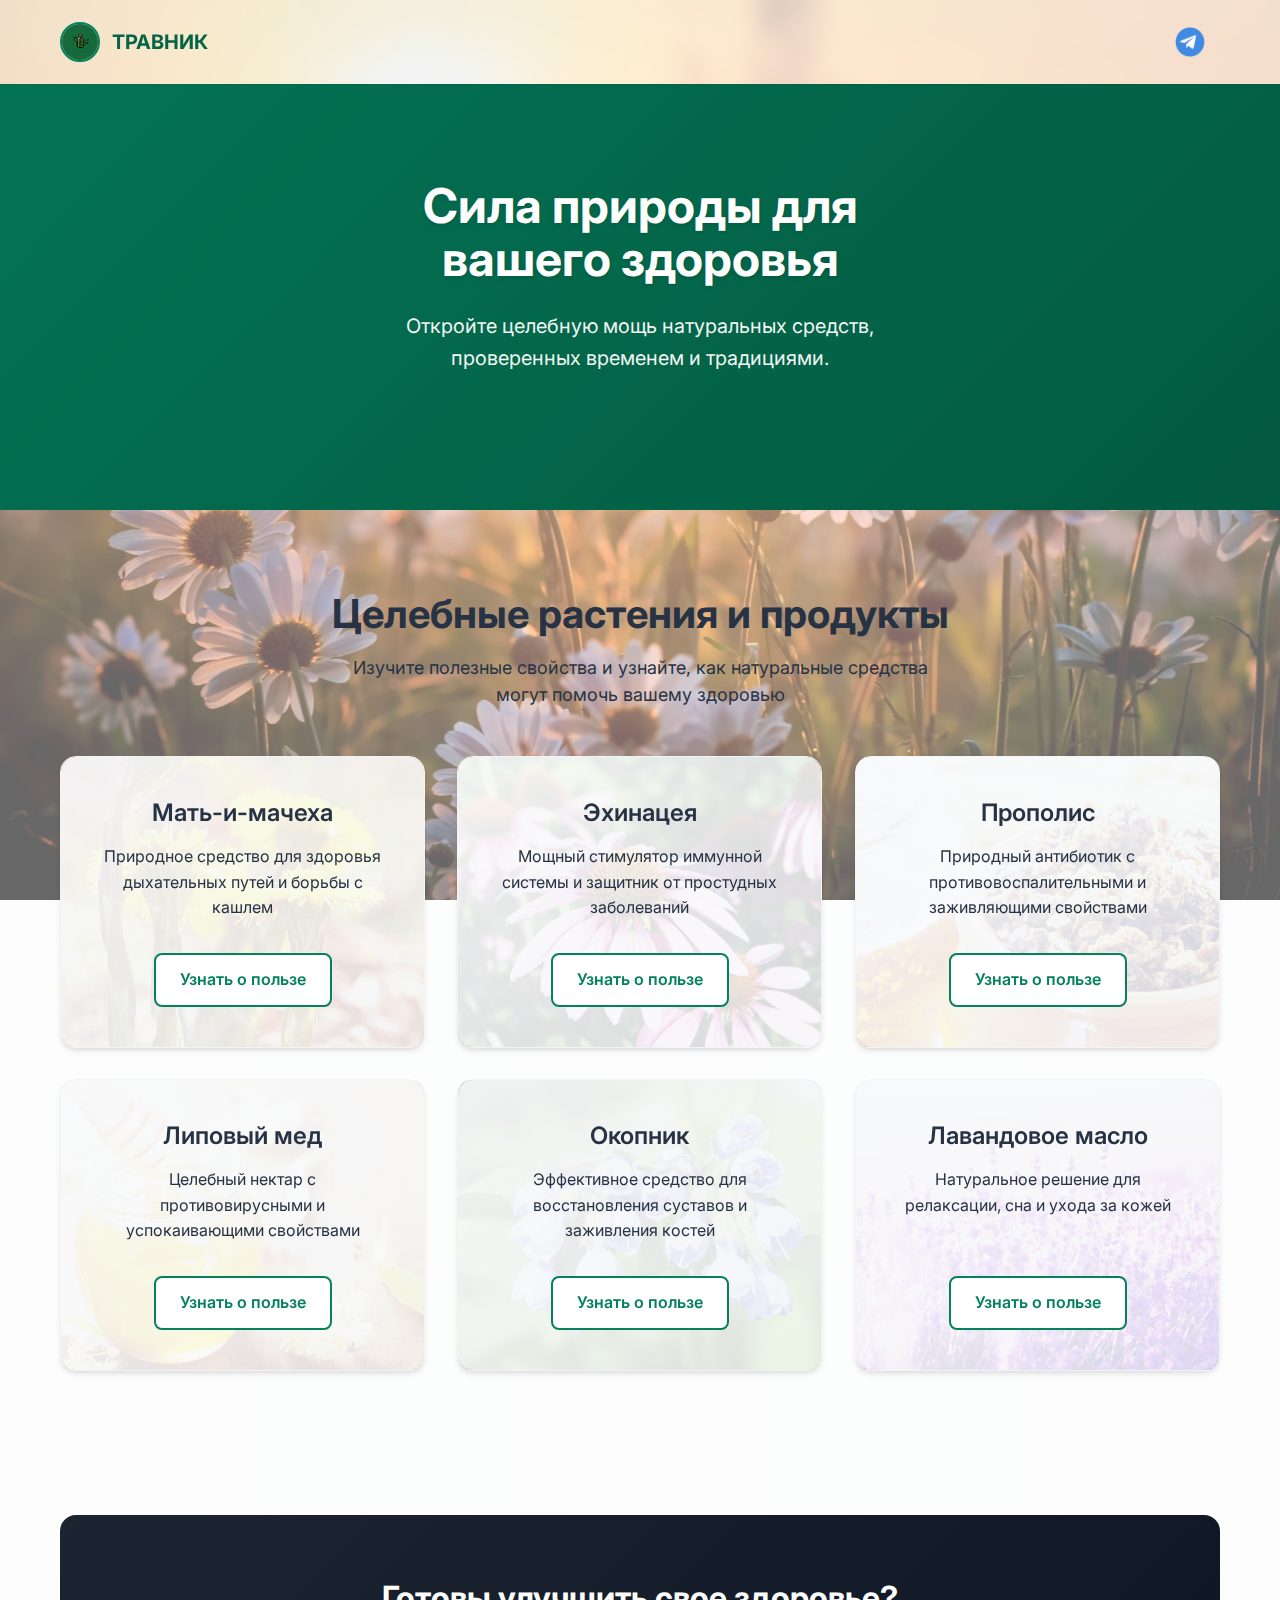
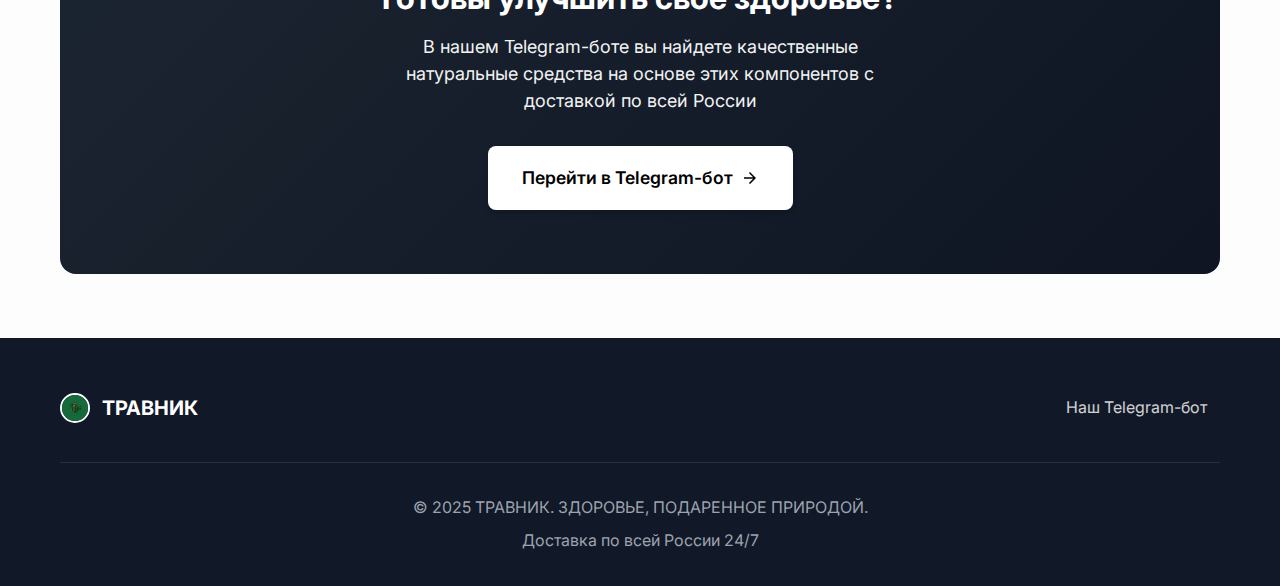
<file: index.html>
<!DOCTYPE html>
<html lang="ru">
<head>
    <meta charset="UTF-8">
    <meta name="viewport" content="width=device-width, initial-scale=1.0">
    <meta name="description" content="ТРАВНИК - интернет-магазин натуральных средств народной медицины. Лекарственные травы, прополис, мед, эфирные масла. Доставка по всей России 24/7. Сила природы для вашего здоровья">
    <meta name="keywords" content="травник, лекарственные травы, народная медицина, натуральные средства, прополис, мед, эфирные масла, доставка по России">
    <title>ТРАВНИК - Интернет-магазин натуральных средств народной медицины | Доставка по России</title>
    <link rel="icon" type="image/x-icon" href="images/favicon.ico">
    <link rel="canonical" href="https://травник-магазин.ру">
    
    <!-- Open Graph для социальных сетей -->
    <meta property="og:title" content="ТРАВНИК - Натуральные средства народной медицины">
    <meta property="og:description" content="Интернет-магазин лекарственных трав и натуральных средств с доставкой по всей России 24/7">
    <meta property="og:image" content="https://травник-магазин.ру/images/og-image.jpg">
    <meta property="og:url" content="https://травник-магазин.ру">
    <meta property="og:type" content="website">
    <meta property="og:locale" content="ru_RU">
    <meta property="og:site_name" content="ТРАВНИК">
    
    <!-- Twitter Card -->
    <meta name="twitter:card" content="summary_large_image">
    <meta name="twitter:title" content="ТРАВНИК - Натуральные средства народной медицины">
    <meta name="twitter:description" content="Интернет-магазин лекарственных трав с доставкой по России">
    <meta name="twitter:image" content="https://травник-магазин.ру/images/og-image.jpg">
    
    <!-- Schema.org структурированные данные -->
    <script type="application/ld+json">
    {
        "@context": "https://schema.org",
        "@type": "OnlineStore",
        "name": "ТРАВНИК",
        "description": "Интернет-магазин натуральных средств народной медицины с доставкой по всей России",
        "url": "https://травник-магазин.ру",
        "logo": "https://травник-магазин.ру/images/logo.jpg",
        "image": "https://травник-магазин.ру/images/og-image.jpg",
        "telephone": "+7-XXX-XXX-XX-XX",
        "email": "info@травник-магазин.ру",
        "address": {
            "@type": "PostalAddress",
            "addressCountry": "RU"
        },
        "openingHours": "Mo-Su 00:00-23:59",
        "currenciesAccepted": "RUB",
        "priceRange": "₽",
        "areaServed": {
            "@type": "Country",
            "name": "Russia"
        },
        "hasOfferCatalog": {
            "@type": "OfferCatalog",
            "name": "Каталог натуральных средств",
            "itemListElement": [
                {
                    "@type": "Offer",
                    "itemOffered": {
                        "@type": "Product",
                        "name": "Мать-и-мачеха",
                        "description": "Природное средство для здоровья дыхательных путей и борьбы с кашлем",
                        "category": "Лекарственные травы"
                    }
                },
                {
                    "@type": "Offer",
                    "itemOffered": {
                        "@type": "Product", 
                        "name": "Эхинацея",
                        "description": "Мощный стимулятор иммунной системы и защитник от простудных заболеваний",
                        "category": "Лекарственные травы"
                    }
                },
                {
                    "@type": "Offer",
                    "itemOffered": {
                        "@type": "Product",
                        "name": "Прополис",
                        "description": "Природный антибиотик с противовоспалительными и заживляющими свойствами",
                        "category": "Продукты пчеловодства"
                    }
                },
                {
                    "@type": "Offer",
                    "itemOffered": {
                        "@type": "Product",
                        "name": "Липовый мед", 
                        "description": "Целебный нектар с противовирусными и успокаивающими свойствами",
                        "category": "Продукты пчеловодства"
                    }
                },
                {
                    "@type": "Offer",
                    "itemOffered": {
                        "@type": "Product",
                        "name": "Окопник",
                        "description": "Эффективное средство для восстановления суставов и заживления костей",
                        "category": "Лекарственные травы"
                    }
                },
                {
                    "@type": "Offer", 
                    "itemOffered": {
                        "@type": "Product",
                        "name": "Лавандовое масло",
                        "description": "Натуральное решение для релаксации, сна и ухода за кожей",
                        "category": "Эфирные масла"
                    }
                }
            ]
        },
        "potentialAction": {
            "@type": "SearchAction",
            "target": "https://травник-магазин.ру/search?q={search_term_string}",
            "query-input": "required name=search_term_string"
        },
        "sameAs": [
            "https://t.me/ErboristaBot"
        ]
    }
    </script>

    <!-- Дополнительная разметка для способов оплаты -->
    <script type="application/ld+json">
    {
        "@context": "https://schema.org",
        "@type": "Offer",
        "acceptedPaymentMethod": [
            "http://purl.org/goodrelations/v1#ByBankTransferInAdvance"
        ],
        "availableDeliveryMethod": "https://schema.org/ParcelService",
        "areaServed": "RU",
        "seller": {
            "@type": "OnlineStore",
            "name": "ТРАВНИК"
        }
    }
    </script>
    
    <link rel="stylesheet" href="css/style.css">
    <link href="https://fonts.googleapis.com/css2?family=Inter:wght@300;400;500;600;700&display=swap" rel="stylesheet">
</head>
<body>
    <header class="header">
        <div class="container">
            <div class="header-content">
                <a href="index.html" class="logo">
                    <img src="images/logo.jpg" alt="ТРАВНИК - интернет-магазин натуральных средств народной медицины" class="logo-image">
                    <span class="logo-text">ТРАВНИК</span>
                </a>
                <a href="https://t.me/ErboristaBot" class="tg-link" target="_blank" rel="noopener noreferrer" aria-label="Перейти в наш Telegram бот ТРАВНИК">
                    <img src="images/telegram-icon.png" alt="Telegram бот магазина ТРАВНИК" class="tg-icon">
                </a>
            </div>
        </div>
    </header>

    <section class="hero">
        <div class="container">
            <div class="hero-content">
                <h1 class="hero-title">Сила природы для вашего здоровья</h1>
                <p class="hero-description">Откройте целебную мощь натуральных средств, проверенных временем и традициями.</p>
            </div>
        </div>
    </section>

    <main class="container">
        <section id="articles" class="articles-section" aria-labelledby="products-heading">
            <h2 class="section-title" id="products-heading">Целебные растения и продукты</h2>
            <p class="section-subtitle">Изучите полезные свойства и узнайте, как натуральные средства могут помочь вашему здоровью</p>
            
            <div class="articles-grid">
                <article class="article-card mother-and-stepmother" itemscope itemtype="https://schema.org/Product">
                    <h3 class="card-title" itemprop="name">Мать-и-мачеха</h3>
                    <p class="card-description" itemprop="description">Природное средство для здоровья дыхательных путей и борьбы с кашлем</p>
                    <a href="articles/mother-and-stepmother.html" class="card-link" aria-label="Узнать о полезных свойствах мать-и-мачехи">
                        Узнать о пользе 
                    </a>
                </article>

                <article class="article-card echinacea" itemscope itemtype="https://schema.org/Product">
                    <h3 class="card-title" itemprop="name">Эхинацея</h3>
                    <p class="card-description" itemprop="description">Мощный стимулятор иммунной системы и защитник от простудных заболеваний</p>
                    <a href="articles/echinacea.html" class="card-link" aria-label="Узнать о полезных свойствах эхинацеи">
                        Узнать о пользе 
                    </a>
                </article>

                <article class="article-card propolis" itemscope itemtype="https://schema.org/Product">
                    <h3 class="card-title" itemprop="name">Прополис</h3>
                    <p class="card-description" itemprop="description">Природный антибиотик с противовоспалительными и заживляющими свойствами</p>
                    <a href="articles/propolis.html" class="card-link" aria-label="Узнать о полезных свойствах прополиса">
                        Узнать о пользе 
                    </a>
                </article>

                <article class="article-card honey" itemscope itemtype="https://schema.org/Product">
                    <h3 class="card-title" itemprop="name">Липовый мед</h3>
                    <p class="card-description" itemprop="description">Целебный нектар с противовирусными и успокаивающими свойствами</p>
                    <a href="articles/honey.html" class="card-link" aria-label="Узнать о полезных свойствах липового меда">
                        Узнать о пользе 
                    </a>
                </article>

                <article class="article-card comfrey" itemscope itemtype="https://schema.org/Product">
                    <h3 class="card-title" itemprop="name">Окопник</h3>
                    <p class="card-description" itemprop="description">Эффективное средство для восстановления суставов и заживления костей</p>
                    <a href="articles/comfrey.html" class="card-link" aria-label="Узнать о полезных свойствах окопника">
                        Узнать о пользе 
                    </a>
                </article>

                <article class="article-card lavender" itemscope itemtype="https://schema.org/Product">
                    <h3 class="card-title" itemprop="name">Лавандовое масло</h3>
                    <p class="card-description" itemprop="description">Натуральное решение для релаксации, сна и ухода за кожей</p>
                    <a href="articles/lavender.html" class="card-link" aria-label="Узнать о полезных свойствах лавандового масла">
                        Узнать о пользе 
                    </a>
                </article>
            </div>
        </section>

        <section class="cta-section">
            <div class="cta-content">
                <h2>Готовы улучшить свое здоровье?</h2>
                <p>В нашем Telegram-боте вы найдете качественные натуральные средства на основе этих компонентов с доставкой по всей России</p>
                <a href="https://t.me/ErboristaBot" class="cta-button large" target="_blank" rel="noopener noreferrer" aria-label="Перейти в Telegram бот магазина ТРАВНИК">
                    <span>Перейти в Telegram-бот</span>
                    <svg width="18" height="18" viewBox="0 0 24 24" fill="currentColor" aria-hidden="true">
                        <path d="M12 4l-1.41 1.41L16.17 11H4v2h12.17l-5.58 5.59L12 20l8-8z"/>
                    </svg>
                </a>
            </div>
        </section>
    </main>

    <footer class="footer">
        <div class="container">
            <div class="footer-content">
                <div class="footer-brand">
                    <img src="images/logo.jpg" alt="ТРАВНИК - интернет-магазин натуральных средств народной медицины" class="logo-image">
                    <span class="logo-text">ТРАВНИК</span>
                </div>
                <div class="footer-links">
                    <a href="https://t.me/ErboristaBot" class="footer-link" target="_blank" rel="noopener noreferrer" aria-label="Наш Telegram бот">
                        Наш Telegram-бот
                    </a>
                </div>
            </div>
            <div class="footer-copyright">
                <p>&copy; 2025 ТРАВНИК. ЗДОРОВЬЕ, ПОДАРЕННОЕ ПРИРОДОЙ.</p>
                <p>Доставка по всей России 24/7</p>
            </div>
        </div>
    </footer>
</body>
</html>
</file>
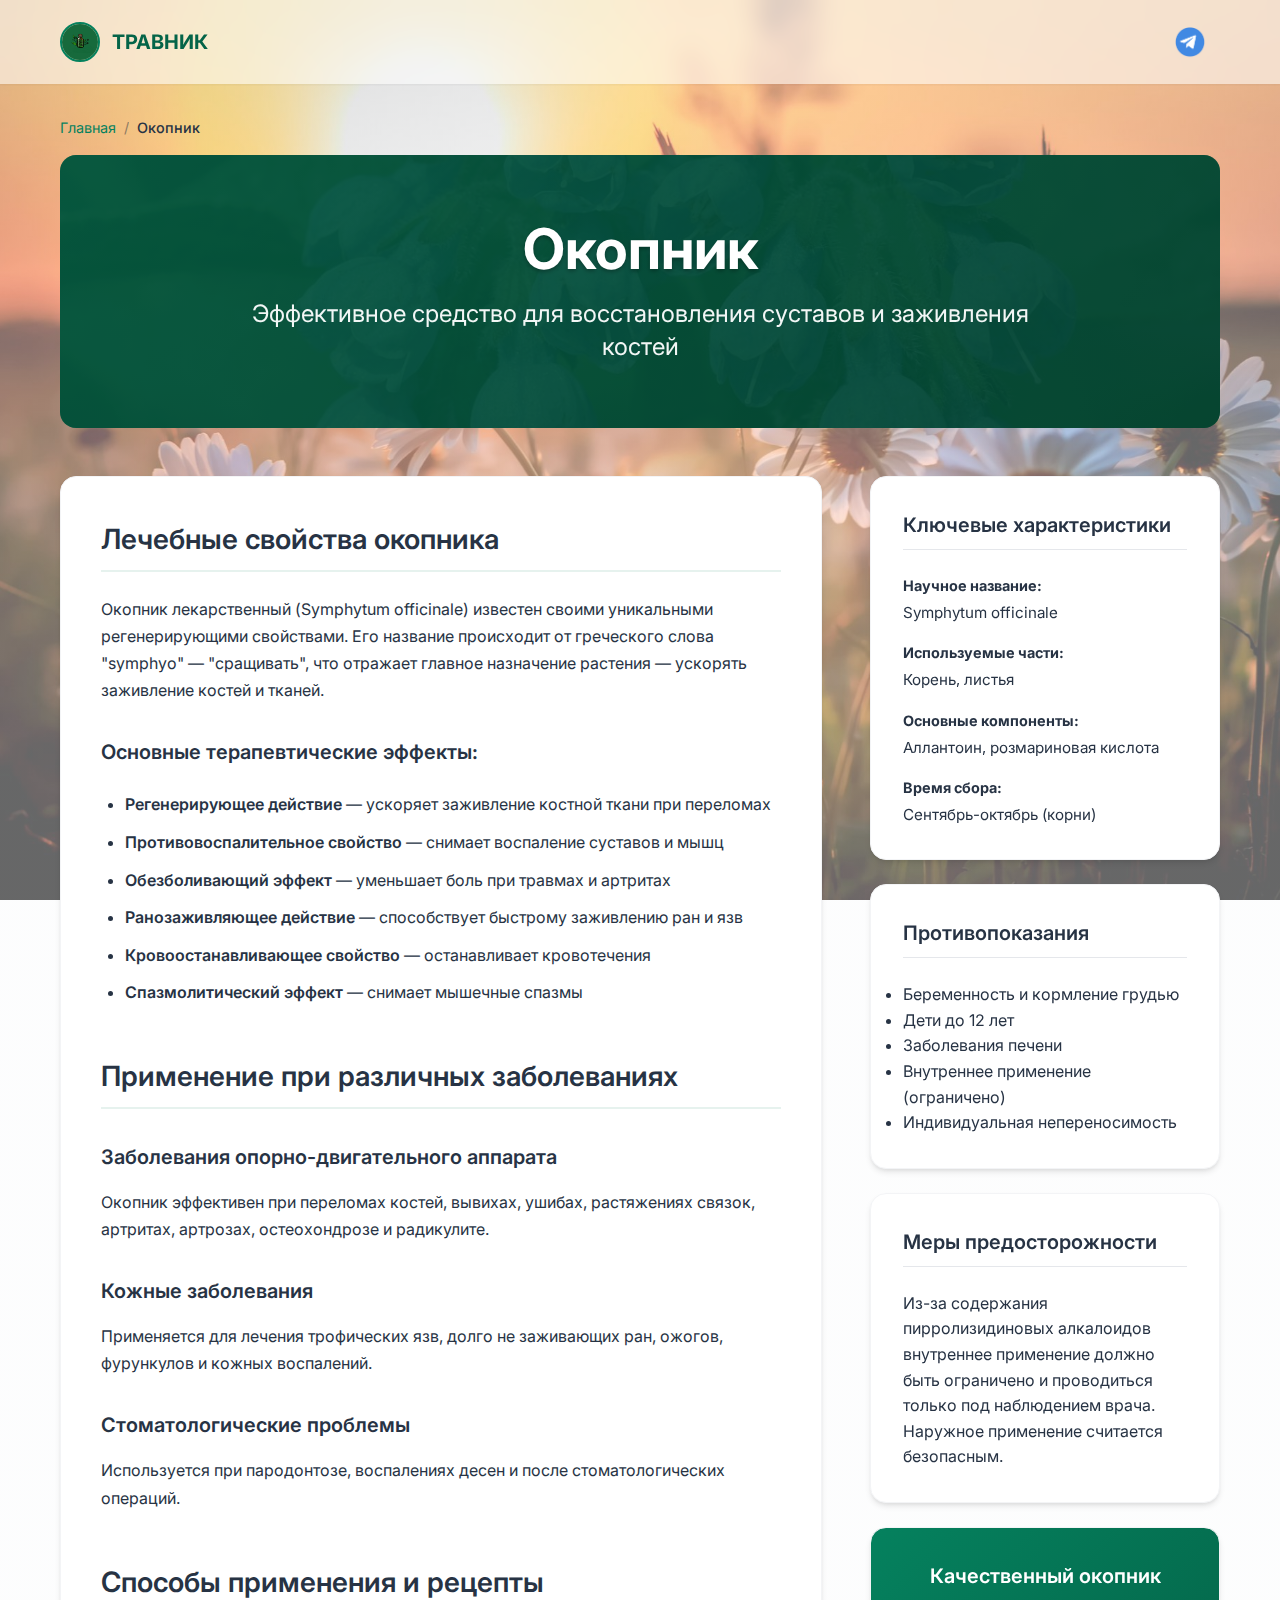
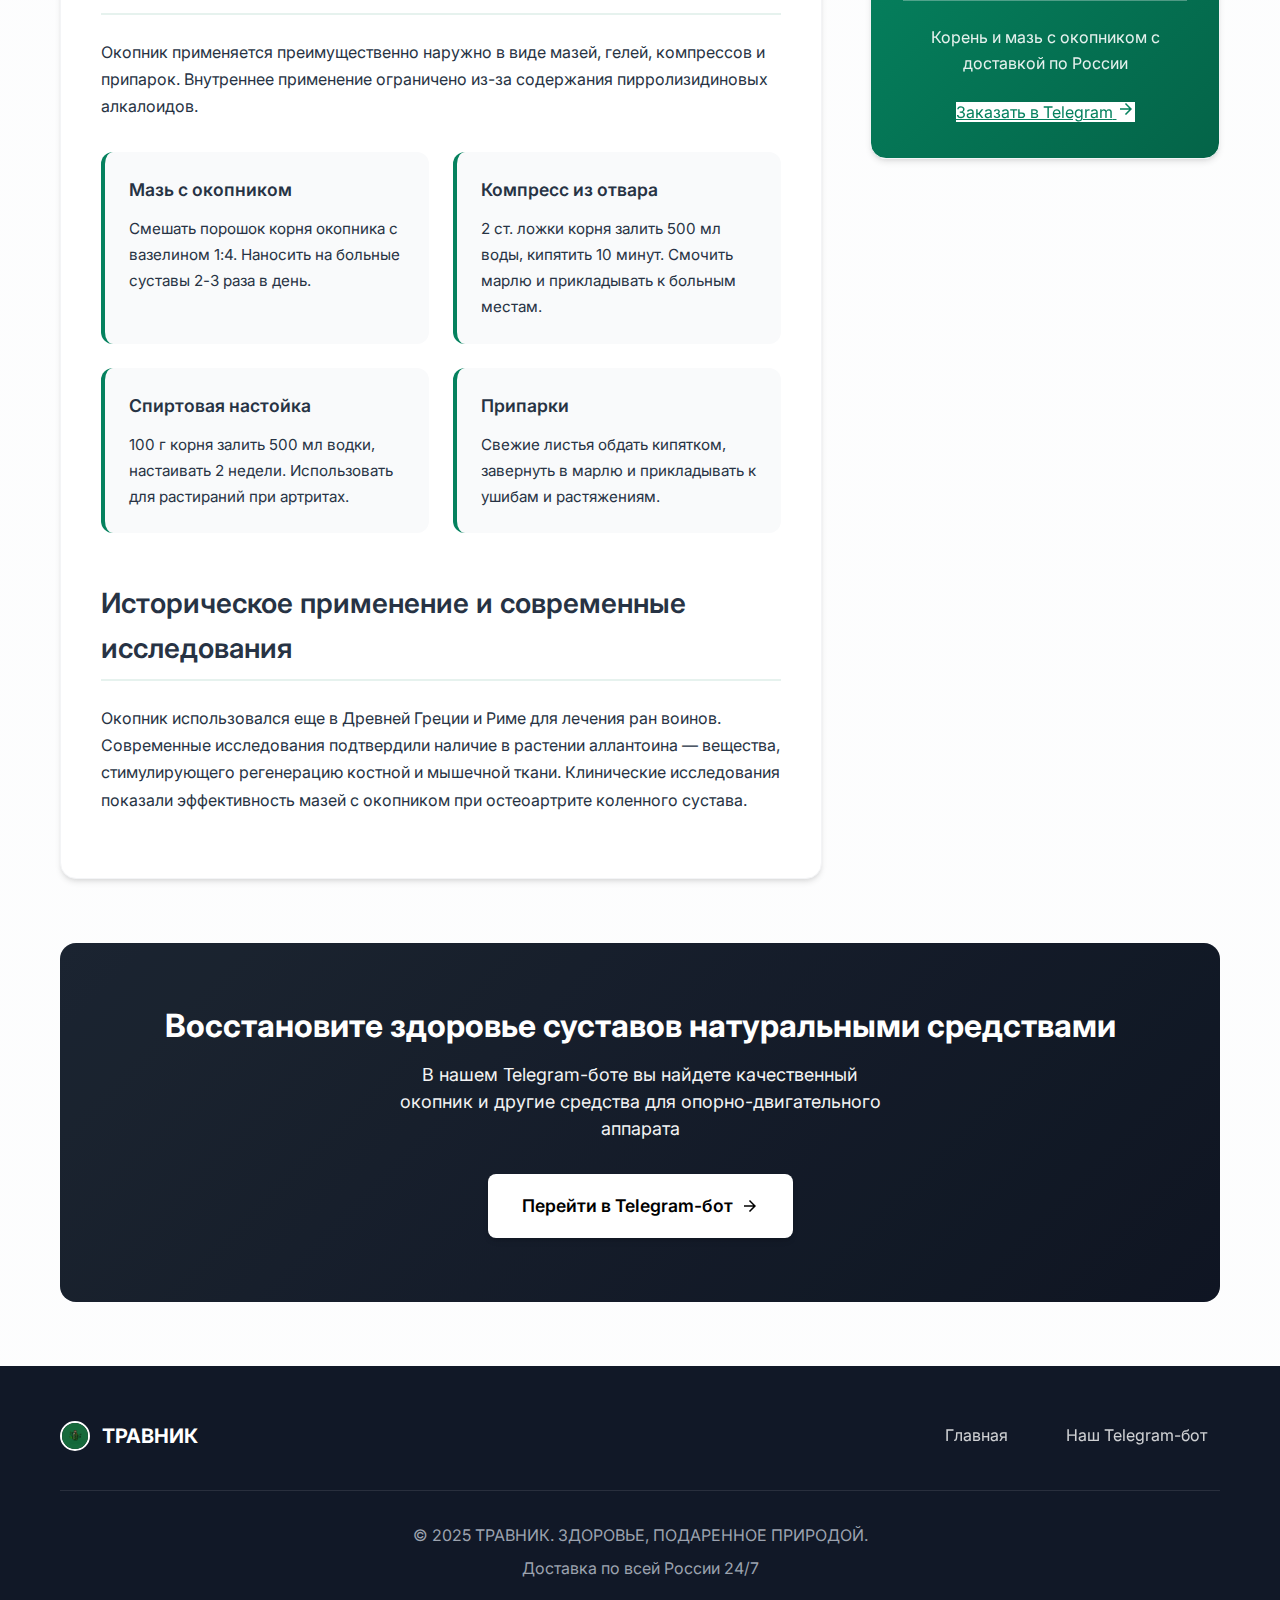
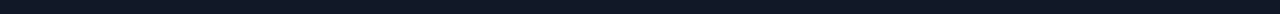
<file: articles/comfrey.html>
<!DOCTYPE html>
<html lang="ru">
<head>
    <meta charset="UTF-8">
    <meta name="viewport" content="width=device-width, initial-scale=1.0">
    <meta name="description" content="Окопник: эффективное средство для восстановления суставов, костей и заживления ран. Применение при переломах, артритах, ушибах">
    <meta name="keywords" content="окопник, восстановление суставов, заживление костей, переломы, артрит, ушибы, травмы">
    <title>Окопник - средство для восстановления суставов и костей | ТРАВНИК</title>
    <link rel="icon" type="image/x-icon" href="../images/favicon.ico">
    <link rel="canonical" href="https://травник-магазин.ру/articles/comfrey.html">
    
    <!-- Open Graph -->
    <meta property="og:title" content="Окопник - средство для восстановления суставов и костей">
    <meta property="og:description" content="Лечебные свойства и применение окопника при травмах и заболеваниях опорно-двигательного аппарата">
    <meta property="og:image" content="https://травник-магазин.ру/images/kopnik.jpg">
    <meta property="og:url" content="https://травник-магазин.ру/articles/comfrey.html">
    <meta property="og:type" content="article">
    
    <!-- Schema.org -->
    <script type="application/ld+json">
    {
        "@context": "https://schema.org",
        "@type": "Article",
        "headline": "Окопник - средство для восстановления суставов и костей",
        "description": "Лечебные свойства и применение окопника при травмах и заболеваниях опорно-двигательного аппарата",
        "image": "https://травник-магазин.ру/images/kopnik.jpg",
        "author": {
            "@type": "Organization",
            "name": "ТРАВНИК"
        },
        "publisher": {
            "@type": "Organization",
            "name": "ТРАВНИК",
            "logo": {
                "@type": "ImageObject",
                "url": "https://травник-магазин.ру/images/logo.jpg"
            }
        },
        "datePublished": "2024-01-20",
        "mainEntityOfPage": {
            "@type": "WebPage",
            "@id": "https://травник-магазин.ру/articles/comfrey.html"
        }
    }
    </script>
    
    <link rel="stylesheet" href="../css/style.css">
    <link href="https://fonts.googleapis.com/css2?family=Inter:wght@300;400;500;600;700&display=swap" rel="stylesheet">
</head>
<body>
    <header class="header">
        <div class="container">
            <div class="header-content">
                <a href="../index.html" class="logo">
                    <img src="../images/logo.jpg" alt="ТРАВНИК - интернет-магазин натуральных средств народной медицины" class="logo-image">
                    <span class="logo-text">ТРАВНИК</span>
                </a>
                <a href="https://t.me/ErboristaBot" class="tg-link" target="_blank" rel="noopener noreferrer" aria-label="Перейти в наш Telegram бот ТРАВНИК">
                    <img src="../images/telegram-icon.png" alt="Telegram бот магазина ТРАВНИК" class="tg-icon">
                </a>
            </div>
        </div>
    </header>

    <main class="container">
        <nav class="breadcrumbs" aria-label="Хлебные крошки">
            <a href="../index.html" class="breadcrumb-link">Главная</a>
            <span class="breadcrumb-separator">/</span>
            <span class="breadcrumb-current">Окопник</span>
        </nav>

        <section class="article-hero comfrey-hero">
            <div class="article-hero-content">
                <h1 class="article-title">Окопник</h1>
                <p class="article-subtitle">Эффективное средство для восстановления суставов и заживления костей</p>
            </div>
        </section>

        <article class="article-content">
            <div class="article-grid">
                <div class="article-main">
                    <section class="content-section">
                        <h2>Лечебные свойства окопника</h2>
                        <p>Окопник лекарственный (Symphytum officinale) известен своими уникальными регенерирующими свойствами. Его название происходит от греческого слова "symphyo" — "сращивать", что отражает главное назначение растения — ускорять заживление костей и тканей.</p>
                        
                        <h3>Основные терапевтические эффекты:</h3>
                        <ul>
                            <li><strong>Регенерирующее действие</strong> — ускоряет заживление костной ткани при переломах</li>
                            <li><strong>Противовоспалительное свойство</strong> — снимает воспаление суставов и мышц</li>
                            <li><strong>Обезболивающий эффект</strong> — уменьшает боль при травмах и артритах</li>
                            <li><strong>Ранозаживляющее действие</strong> — способствует быстрому заживлению ран и язв</li>
                            <li><strong>Кровоостанавливающее свойство</strong> — останавливает кровотечения</li>
                            <li><strong>Спазмолитический эффект</strong> — снимает мышечные спазмы</li>
                        </ul>
                    </section>

                    <section class="content-section">
                        <h2>Применение при различных заболеваниях</h2>
                        
                        <h3>Заболевания опорно-двигательного аппарата</h3>
                        <p>Окопник эффективен при переломах костей, вывихах, ушибах, растяжениях связок, артритах, артрозах, остеохондрозе и радикулите.</p>
                        
                        <h3>Кожные заболевания</h3>
                        <p>Применяется для лечения трофических язв, долго не заживающих ран, ожогов, фурункулов и кожных воспалений.</p>
                        
                        <h3>Стоматологические проблемы</h3>
                        <p>Используется при пародонтозе, воспалениях десен и после стоматологических операций.</p>
                    </section>

                    <section class="content-section">
                        <h2>Способы применения и рецепты</h2>
                        <p>Окопник применяется преимущественно наружно в виде мазей, гелей, компрессов и припарок. Внутреннее применение ограничено из-за содержания пирролизидиновых алкалоидов.</p>
                        
                        <div class="usage-grid">
                            <div class="usage-card">
                                <h4>Мазь с окопником</h4>
                                <p>Смешать порошок корня окопника с вазелином 1:4. Наносить на больные суставы 2-3 раза в день.</p>
                            </div>
                            <div class="usage-card">
                                <h4>Компресс из отвара</h4>
                                <p>2 ст. ложки корня залить 500 мл воды, кипятить 10 минут. Смочить марлю и прикладывать к больным местам.</p>
                            </div>
                            <div class="usage-card">
                                <h4>Спиртовая настойка</h4>
                                <p>100 г корня залить 500 мл водки, настаивать 2 недели. Использовать для растираний при артритах.</p>
                            </div>
                            <div class="usage-card">
                                <h4>Припарки</h4>
                                <p>Свежие листья обдать кипятком, завернуть в марлю и прикладывать к ушибам и растяжениям.</p>
                            </div>
                        </div>
                    </section>

                    <section class="content-section">
                        <h2>Историческое применение и современные исследования</h2>
                        <p>Окопник использовался еще в Древней Греции и Риме для лечения ран воинов. Современные исследования подтвердили наличие в растении аллантоина — вещества, стимулирующего регенерацию костной и мышечной ткани. Клинические исследования показали эффективность мазей с окопником при остеоартрите коленного сустава.</p>
                    </section>
                </div>

                <aside class="article-sidebar">
                    <div class="sidebar-card">
                        <h3>Ключевые характеристики</h3>
                        <div class="facts-list">
                            <div class="fact-item">
                                <strong>Научное название:</strong>
                                <span>Symphytum officinale</span>
                            </div>
                            <div class="fact-item">
                                <strong>Используемые части:</strong>
                                <span>Корень, листья</span>
                            </div>
                            <div class="fact-item">
                                <strong>Основные компоненты:</strong>
                                <span>Аллантоин, розмариновая кислота</span>
                            </div>
                            <div class="fact-item">
                                <strong>Время сбора:</strong>
                                <span>Сентябрь-октябрь (корни)</span>
                            </div>
                        </div>
                    </div>

                    <div class="sidebar-card">
                        <h3>Противопоказания</h3>
                        <ul>
                            <li>Беременность и кормление грудью</li>
                            <li>Дети до 12 лет</li>
                            <li>Заболевания печени</li>
                            <li>Внутреннее применение (ограничено)</li>
                            <li>Индивидуальная непереносимость</li>
                        </ul>
                    </div>

                    <div class="sidebar-card">
                        <h3>Меры предосторожности</h3>
                        <p>Из-за содержания пирролизидиновых алкалоидов внутреннее применение должно быть ограничено и проводиться только под наблюдением врача. Наружное применение считается безопасным.</p>
                    </div>

                    <div class="sidebar-card cta-sidebar">
                        <h3>Качественный окопник</h3>
                        <p>Корень и мазь с окопником с доставкой по России</p>
                        <a href="https://t.me/ErboristaBot" class="cta-button" target="_blank" rel="noopener noreferrer">
                            <span>Заказать в Telegram</span>
                            <svg width="18" height="18" viewBox="0 0 24 24" fill="currentColor" aria-hidden="true">
                                <path d="M12 4l-1.41 1.41L16.17 11H4v2h12.17l-5.58 5.59L12 20l8-8z"/>
                            </svg>
                        </a>
                    </div>
                </aside>
            </div>
        </article>

        <section class="cta-section">
            <div class="cta-content">
                <h2>Восстановите здоровье суставов натуральными средствами</h2>
                <p>В нашем Telegram-боте вы найдете качественный окопник и другие средства для опорно-двигательного аппарата</p>
                <a href="https://t.me/ErboristaBot" class="cta-button large" target="_blank" rel="noopener noreferrer">
                    <span>Перейти в Telegram-бот</span>
                    <svg width="18" height="18" viewBox="0 0 24 24" fill="currentColor" aria-hidden="true">
                        <path d="M12 4l-1.41 1.41L16.17 11H4v2h12.17l-5.58 5.59L12 20l8-8z"/>
                    </svg>
                </a>
            </div>
        </section>
    </main>

    <footer class="footer">
        <div class="container">
            <div class="footer-content">
                <div class="footer-brand">
                    <img src="../images/logo.jpg" alt="ТРАВНИК - интернет-магазин натуральных средств народной медицины" class="logo-image">
                    <span class="logo-text">ТРАВНИК</span>
                </div>
                <div class="footer-links">
                    <a href="../index.html" class="footer-link">Главная</a>
                    <a href="https://t.me/ErboristaBot" class="footer-link" target="_blank" rel="noopener noreferrer">
                        Наш Telegram-бот
                    </a>
                </div>
            </div>
            <div class="footer-copyright">
                <p>&copy; 2025 ТРАВНИК. ЗДОРОВЬЕ, ПОДАРЕННОЕ ПРИРОДОЙ.</p>
                <p>Доставка по всей России 24/7</p>
            </div>
        </div>
    </footer>
</body>
</html>
</file>
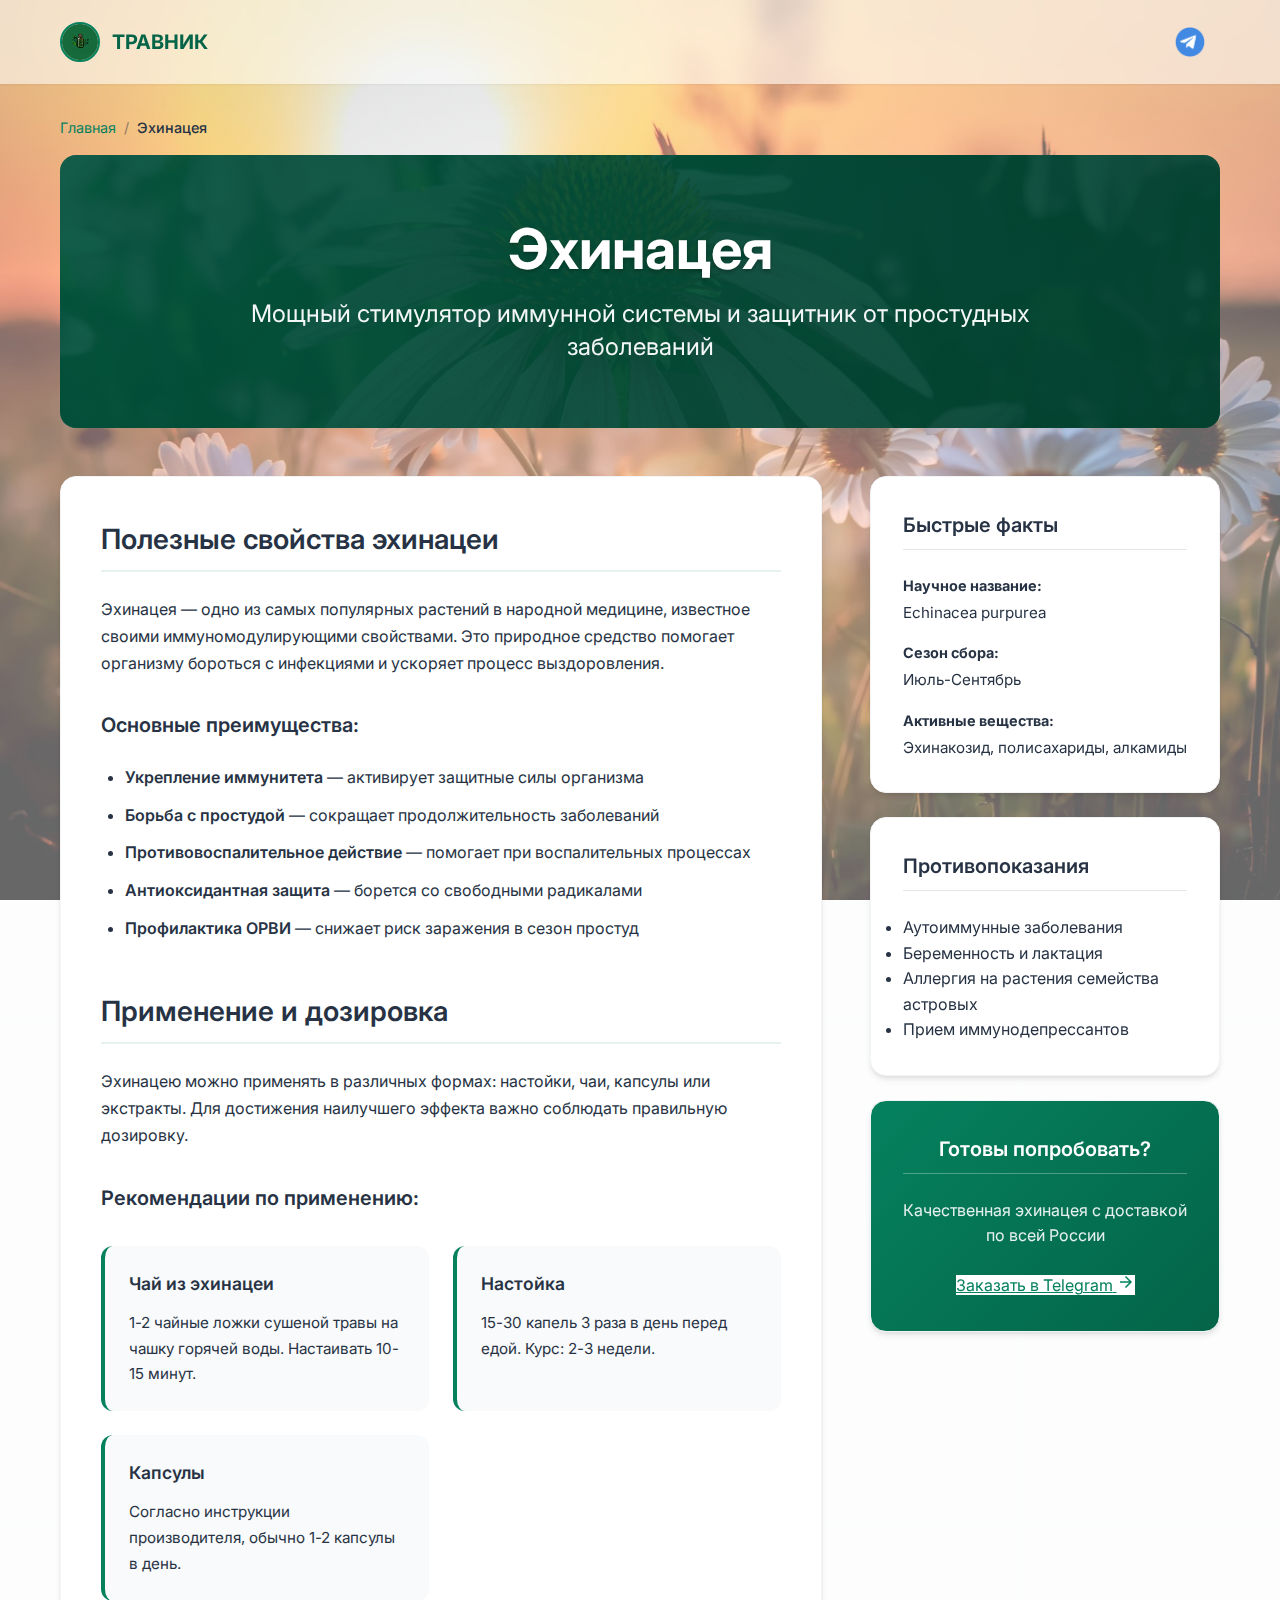
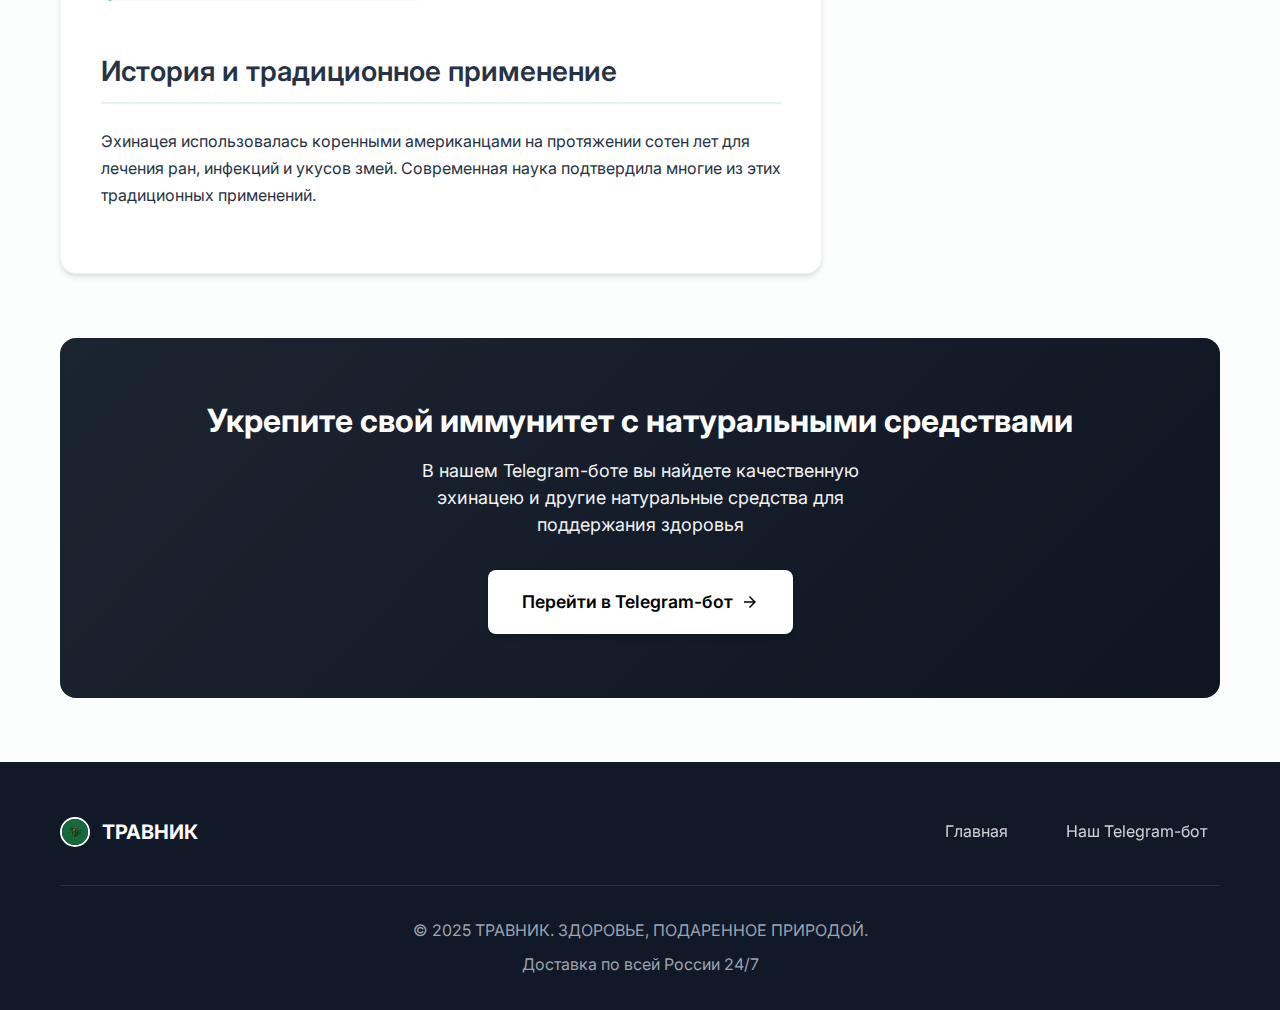
<file: articles/echinacea.html>
<!DOCTYPE html>
<html lang="ru">
<head>
    <meta charset="UTF-8">
    <meta name="viewport" content="width=device-width, initial-scale=1.0">
    <meta name="description" content="Эхинацея: мощный стимулятор иммунной системы. Узнайте о полезных свойствах, применении и противопоказаниях эхинацеи для укрепления здоровья">
    <meta name="keywords" content="эхинацея, иммунитет, простудные заболевания, натуральные средства, травы для иммунитета">
    <title>Эхинацея - мощный стимулятор иммунной системы | ТРАВНИК</title>
    <link rel="icon" type="image/x-icon" href="../images/favicon.ico">
    <link rel="canonical" href="https://травник-магазин.ру/articles/echinacea.html">
    
    <!-- Open Graph -->
    <meta property="og:title" content="Эхинацея - мощный стимулятор иммунной системы">
    <meta property="og:description" content="Узнайте о полезных свойствах и применении эхинацеи для укрепления иммунитета">
    <meta property="og:image" content="https://травник-магазин.ру/images/exhinacea.jpg">
    <meta property="og:url" content="https://травник-магазин.ру/articles/echinacea.html">
    <meta property="og:type" content="article">
    
    <!-- Schema.org для статьи -->
    <script type="application/ld+json">
    {
        "@context": "https://schema.org",
        "@type": "Article",
        "headline": "Эхинацея - мощный стимулятор иммунной системы",
        "description": "Полезные свойства и применение эхинацеи для укрепления иммунитета",
        "image": "https://травник-магазин.ру/images/exhinacea.jpg",
        "author": {
            "@type": "Organization",
            "name": "ТРАВНИК"
        },
        "publisher": {
            "@type": "Organization",
            "name": "ТРАВНИК",
            "logo": {
                "@type": "ImageObject",
                "url": "https://травник-магазин.ру/images/logo.jpg"
            }
        },
        "datePublished": "2024-01-20",
        "mainEntityOfPage": {
            "@type": "WebPage",
            "@id": "https://травник-магазин.ру/articles/echinacea.html"
        }
    }
    </script>
    
    <link rel="stylesheet" href="../css/style.css">
    <link href="https://fonts.googleapis.com/css2?family=Inter:wght@300;400;500;600;700&display=swap" rel="stylesheet">
</head>
<body>
    <header class="header">
        <div class="container">
            <div class="header-content">
                <a href="../index.html" class="logo">
                    <img src="../images/logo.jpg" alt="ТРАВНИК - интернет-магазин натуральных средств народной медицины" class="logo-image">
                    <span class="logo-text">ТРАВНИК</span>
                </a>
                <a href="https://t.me/ErboristaBot" class="tg-link" target="_blank" rel="noopener noreferrer" aria-label="Перейти в наш Telegram бот ТРАВНИК">
                    <img src="../images/telegram-icon.png" alt="Telegram бот магазина ТРАВНИК" class="tg-icon">
                </a>
            </div>
        </div>
    </header>

    <main class="container">
        <!-- Хлебные крошки -->
        <nav class="breadcrumbs" aria-label="Хлебные крошки">
            <a href="../index.html" class="breadcrumb-link">Главная</a>
            <span class="breadcrumb-separator">/</span>
            <span class="breadcrumb-current">Эхинацея</span>
        </nav>

        <!-- Герой статьи -->
        <section class="article-hero echinacea-hero">
            <div class="article-hero-content">
                <h1 class="article-title">Эхинацея</h1>
                <p class="article-subtitle">Мощный стимулятор иммунной системы и защитник от простудных заболеваний</p>
            </div>
        </section>

        <!-- Основной контент статьи -->
        <article class="article-content">
            <div class="article-grid">
                <!-- Основной текст -->
                <div class="article-main">
                    <section class="content-section">
                        <h2>Полезные свойства эхинацеи</h2>
                        <p>Эхинацея — одно из самых популярных растений в народной медицине, известное своими иммуномодулирующими свойствами. Это природное средство помогает организму бороться с инфекциями и ускоряет процесс выздоровления.</p>
                        
                        <h3>Основные преимущества:</h3>
                        <ul>
                            <li><strong>Укрепление иммунитета</strong> — активирует защитные силы организма</li>
                            <li><strong>Борьба с простудой</strong> — сокращает продолжительность заболеваний</li>
                            <li><strong>Противовоспалительное действие</strong> — помогает при воспалительных процессах</li>
                            <li><strong>Антиоксидантная защита</strong> — борется со свободными радикалами</li>
                            <li><strong>Профилактика ОРВИ</strong> — снижает риск заражения в сезон простуд</li>
                        </ul>
                    </section>

                    <section class="content-section">
                        <h2>Применение и дозировка</h2>
                        <p>Эхинацею можно применять в различных формах: настойки, чаи, капсулы или экстракты. Для достижения наилучшего эффекта важно соблюдать правильную дозировку.</p>
                        
                        <h3>Рекомендации по применению:</h3>
                        <div class="usage-grid">
                            <div class="usage-card">
                                <h4>Чай из эхинацеи</h4>
                                <p>1-2 чайные ложки сушеной травы на чашку горячей воды. Настаивать 10-15 минут.</p>
                            </div>
                            <div class="usage-card">
                                <h4>Настойка</h4>
                                <p>15-30 капель 3 раза в день перед едой. Курс: 2-3 недели.</p>
                            </div>
                            <div class="usage-card">
                                <h4>Капсулы</h4>
                                <p>Согласно инструкции производителя, обычно 1-2 капсулы в день.</p>
                            </div>
                        </div>
                    </section>

                    <section class="content-section">
                        <h2>История и традиционное применение</h2>
                        <p>Эхинацея использовалась коренными американцами на протяжении сотен лет для лечения ран, инфекций и укусов змей. Современная наука подтвердила многие из этих традиционных применений.</p>
                    </section>
                </div>

                <!-- Боковая панель -->
                <aside class="article-sidebar">
                    <div class="sidebar-card">
                        <h3>Быстрые факты</h3>
                        <div class="facts-list">
                            <div class="fact-item">
                                <strong>Научное название:</strong>
                                <span>Echinacea purpurea</span>
                            </div>
                            <div class="fact-item">
                                <strong>Сезон сбора:</strong>
                                <span>Июль-Сентябрь</span>
                            </div>
                            <div class="fact-item">
                                <strong>Активные вещества:</strong>
                                <span>Эхинакозид, полисахариды, алкамиды</span>
                            </div>
                        </div>
                    </div>

                    <div class="sidebar-card">
                        <h3>Противопоказания</h3>
                        <ul>
                            <li>Аутоиммунные заболевания</li>
                            <li>Беременность и лактация</li>
                            <li>Аллергия на растения семейства астровых</li>
                            <li>Прием иммунодепрессантов</li>
                        </ul>
                    </div>

                    <div class="sidebar-card cta-sidebar">
                        <h3>Готовы попробовать?</h3>
                        <p>Качественная эхинацея с доставкой по всей России</p>
                        <a href="https://t.me/ErboristaBot" class="cta-button" target="_blank" rel="noopener noreferrer">
                            <span>Заказать в Telegram</span>
                            <svg width="18" height="18" viewBox="0 0 24 24" fill="currentColor" aria-hidden="true">
                                <path d="M12 4l-1.41 1.41L16.17 11H4v2h12.17l-5.58 5.59L12 20l8-8z"/>
                            </svg>
                        </a>
                    </div>
                </aside>
            </div>
        </article>

        <!-- CTA секция -->
        <section class="cta-section">
            <div class="cta-content">
                <h2>Укрепите свой иммунитет с натуральными средствами</h2>
                <p>В нашем Telegram-боте вы найдете качественную эхинацею и другие натуральные средства для поддержания здоровья</p>
                <a href="https://t.me/ErboristaBot" class="cta-button large" target="_blank" rel="noopener noreferrer">
                    <span>Перейти в Telegram-бот</span>
                    <svg width="18" height="18" viewBox="0 0 24 24" fill="currentColor" aria-hidden="true">
                        <path d="M12 4l-1.41 1.41L16.17 11H4v2h12.17l-5.58 5.59L12 20l8-8z"/>
                    </svg>
                </a>
            </div>
        </section>
    </main>

    <footer class="footer">
        <div class="container">
            <div class="footer-content">
                <div class="footer-brand">
                    <img src="../images/logo.jpg" alt="ТРАВНИК - интернет-магазин натуральных средств народной медицины" class="logo-image">
                    <span class="logo-text">ТРАВНИК</span>
                </div>
                <div class="footer-links">
                    <a href="../index.html" class="footer-link">Главная</a>
                    <a href="https://t.me/ErboristaBot" class="footer-link" target="_blank" rel="noopener noreferrer">
                        Наш Telegram-бот
                    </a>
                </div>
            </div>
            <div class="footer-copyright">
                <p>&copy; 2025 ТРАВНИК. ЗДОРОВЬЕ, ПОДАРЕННОЕ ПРИРОДОЙ.</p>
                <p>Доставка по всей России 24/7</p>
            </div>
        </div>
    </footer>
</body>
</html>
</file>
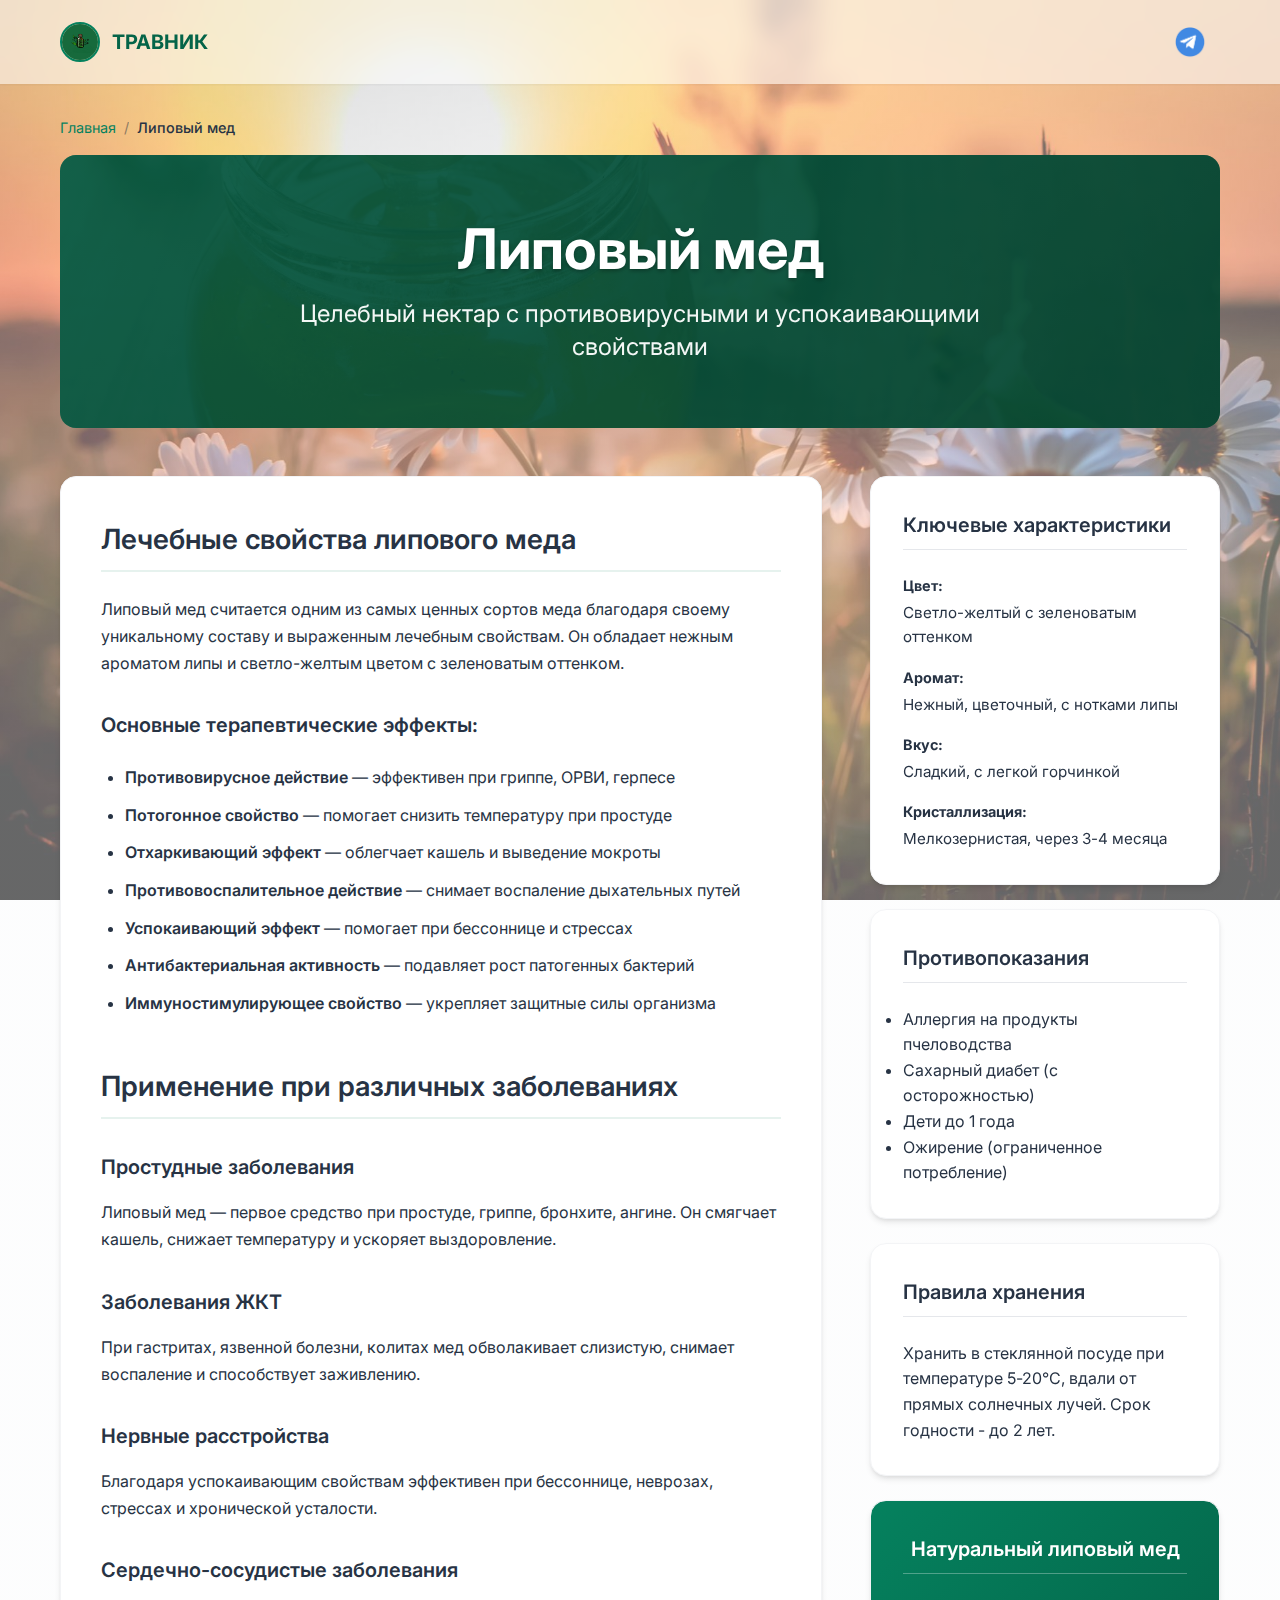
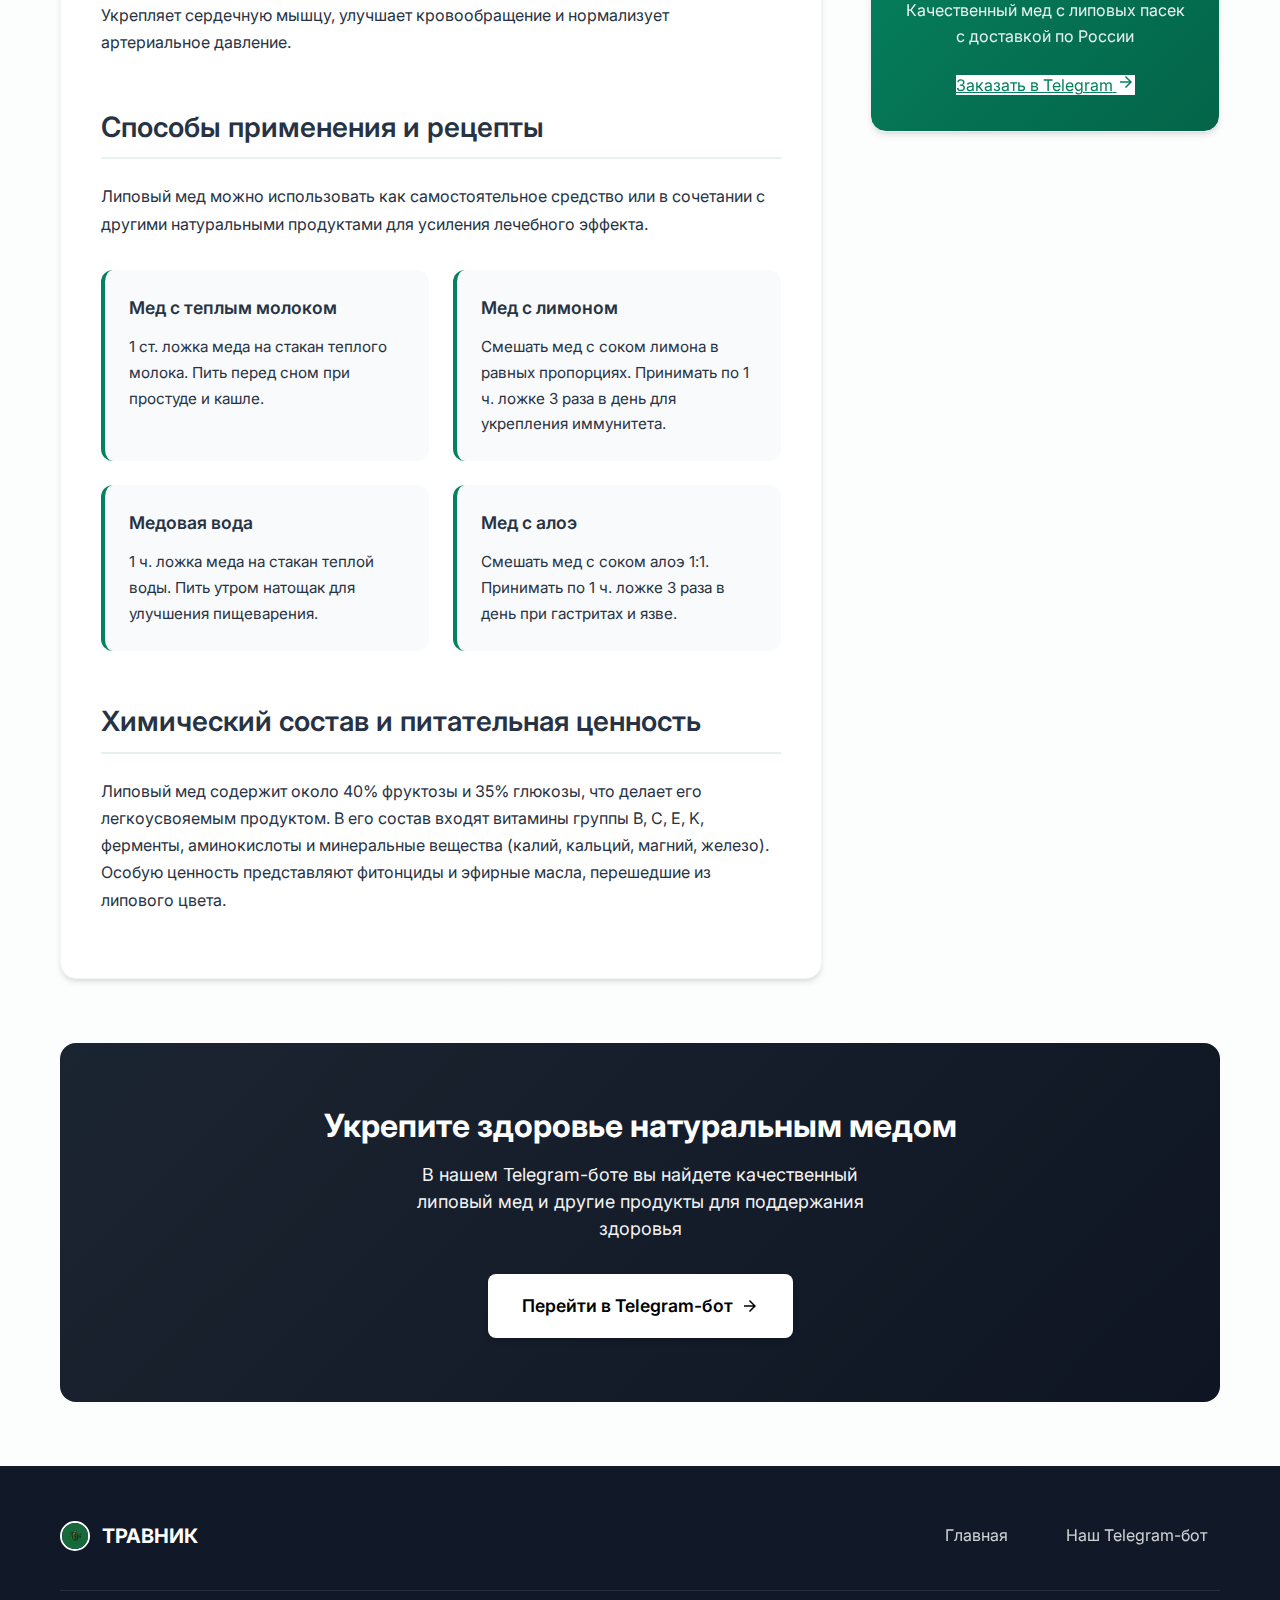
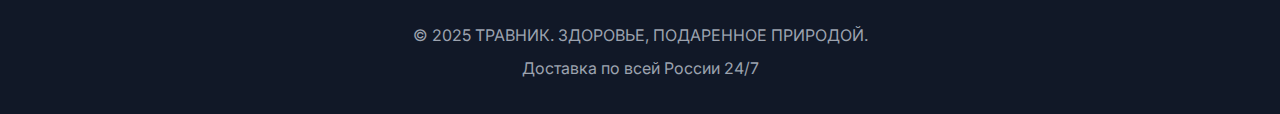
<file: articles/honey.html>
<!DOCTYPE html>
<html lang="ru">
<head>
    <meta charset="UTF-8">
    <meta name="viewport" content="width=device-width, initial-scale=1.0">
    <meta name="description" content="Липовый мед: целебный нектар с противовирусными и успокаивающими свойствами. Польза при простуде, кашле, заболеваниях ЖКТ">
    <meta name="keywords" content="липовый мед, мед от простуды, противовирусный мед, успокаивающий мед, натуральный мед, продукты пчеловодства">
    <title>Липовый мед - природное средство от простуды и для укрепления здоровья | ТРАВНИК</title>
    <link rel="icon" type="image/x-icon" href="../images/favicon.ico">
    <link rel="canonical" href="https://травник-магазин.ру/articles/honey.html">
    
    <!-- Open Graph -->
    <meta property="og:title" content="Липовый мед - природное средство от простуды и для укрепления здоровья">
    <meta property="og:description" content="Лечебные свойства и применение липового меда при различных заболеваниях">
    <meta property="og:image" content="https://травник-магазин.ру/images/honey.jpg">
    <meta property="og:url" content="https://травник-магазин.ру/articles/honey.html">
    <meta property="og:type" content="article">
    
    <!-- Schema.org -->
    <script type="application/ld+json">
    {
        "@context": "https://schema.org",
        "@type": "Article",
        "headline": "Липовый мед - природное средство от простуды и для укрепления здоровья",
        "description": "Лечебные свойства и применение липового меда при различных заболеваниях",
        "image": "https://травник-магазин.ру/images/honey.jpg",
        "author": {
            "@type": "Organization",
            "name": "ТРАВНИК"
        },
        "publisher": {
            "@type": "Organization",
            "name": "ТРАВНИК",
            "logo": {
                "@type": "ImageObject",
                "url": "https://травник-магазин.ру/images/logo.jpg"
            }
        },
        "datePublished": "2024-01-20",
        "mainEntityOfPage": {
            "@type": "WebPage",
            "@id": "https://травник-магазин.ру/articles/honey.html"
        }
    }
    </script>
    
    <link rel="stylesheet" href="../css/style.css">
    <link href="https://fonts.googleapis.com/css2?family=Inter:wght@300;400;500;600;700&display=swap" rel="stylesheet">
</head>
<body>
    <header class="header">
        <div class="container">
            <div class="header-content">
                <a href="../index.html" class="logo">
                    <img src="../images/logo.jpg" alt="ТРАВНИК - интернет-магазин натуральных средств народной медицины" class="logo-image">
                    <span class="logo-text">ТРАВНИК</span>
                </a>
                <a href="https://t.me/ErboristaBot" class="tg-link" target="_blank" rel="noopener noreferrer" aria-label="Перейти в наш Telegram бот ТРАВНИК">
                    <img src="../images/telegram-icon.png" alt="Telegram бот магазина ТРАВНИК" class="tg-icon">
                </a>
            </div>
        </div>
    </header>

    <main class="container">
        <nav class="breadcrumbs" aria-label="Хлебные крошки">
            <a href="../index.html" class="breadcrumb-link">Главная</a>
            <span class="breadcrumb-separator">/</span>
            <span class="breadcrumb-current">Липовый мед</span>
        </nav>

        <section class="article-hero honey-hero">
            <div class="article-hero-content">
                <h1 class="article-title">Липовый мед</h1>
                <p class="article-subtitle">Целебный нектар с противовирусными и успокаивающими свойствами</p>
            </div>
        </section>

        <article class="article-content">
            <div class="article-grid">
                <div class="article-main">
                    <section class="content-section">
                        <h2>Лечебные свойства липового меда</h2>
                        <p>Липовый мед считается одним из самых ценных сортов меда благодаря своему уникальному составу и выраженным лечебным свойствам. Он обладает нежным ароматом липы и светло-желтым цветом с зеленоватым оттенком.</p>
                        
                        <h3>Основные терапевтические эффекты:</h3>
                        <ul>
                            <li><strong>Противовирусное действие</strong> — эффективен при гриппе, ОРВИ, герпесе</li>
                            <li><strong>Потогонное свойство</strong> — помогает снизить температуру при простуде</li>
                            <li><strong>Отхаркивающий эффект</strong> — облегчает кашель и выведение мокроты</li>
                            <li><strong>Противовоспалительное действие</strong> — снимает воспаление дыхательных путей</li>
                            <li><strong>Успокаивающий эффект</strong> — помогает при бессоннице и стрессах</li>
                            <li><strong>Антибактериальная активность</strong> — подавляет рост патогенных бактерий</li>
                            <li><strong>Иммуностимулирующее свойство</strong> — укрепляет защитные силы организма</li>
                        </ul>
                    </section>

                    <section class="content-section">
                        <h2>Применение при различных заболеваниях</h2>
                        
                        <h3>Простудные заболевания</h3>
                        <p>Липовый мед — первое средство при простуде, гриппе, бронхите, ангине. Он смягчает кашель, снижает температуру и ускоряет выздоровление.</p>
                        
                        <h3>Заболевания ЖКТ</h3>
                        <p>При гастритах, язвенной болезни, колитах мед обволакивает слизистую, снимает воспаление и способствует заживлению.</p>
                        
                        <h3>Нервные расстройства</h3>
                        <p>Благодаря успокаивающим свойствам эффективен при бессоннице, неврозах, стрессах и хронической усталости.</p>
                        
                        <h3>Сердечно-сосудистые заболевания</h3>
                        <p>Укрепляет сердечную мышцу, улучшает кровообращение и нормализует артериальное давление.</p>
                    </section>

                    <section class="content-section">
                        <h2>Способы применения и рецепты</h2>
                        <p>Липовый мед можно использовать как самостоятельное средство или в сочетании с другими натуральными продуктами для усиления лечебного эффекта.</p>
                        
                        <div class="usage-grid">
                            <div class="usage-card">
                                <h4>Мед с теплым молоком</h4>
                                <p>1 ст. ложка меда на стакан теплого молока. Пить перед сном при простуде и кашле.</p>
                            </div>
                            <div class="usage-card">
                                <h4>Мед с лимоном</h4>
                                <p>Смешать мед с соком лимона в равных пропорциях. Принимать по 1 ч. ложке 3 раза в день для укрепления иммунитета.</p>
                            </div>
                            <div class="usage-card">
                                <h4>Медовая вода</h4>
                                <p>1 ч. ложка меда на стакан теплой воды. Пить утром натощак для улучшения пищеварения.</p>
                            </div>
                            <div class="usage-card">
                                <h4>Мед с алоэ</h4>
                                <p>Смешать мед с соком алоэ 1:1. Принимать по 1 ч. ложке 3 раза в день при гастритах и язве.</p>
                            </div>
                        </div>
                    </section>

                    <section class="content-section">
                        <h2>Химический состав и питательная ценность</h2>
                        <p>Липовый мед содержит около 40% фруктозы и 35% глюкозы, что делает его легкоусвояемым продуктом. В его состав входят витамины группы B, C, E, K, ферменты, аминокислоты и минеральные вещества (калий, кальций, магний, железо). Особую ценность представляют фитонциды и эфирные масла, перешедшие из липового цвета.</p>
                    </section>
                </div>

                <aside class="article-sidebar">
                    <div class="sidebar-card">
                        <h3>Ключевые характеристики</h3>
                        <div class="facts-list">
                            <div class="fact-item">
                                <strong>Цвет:</strong>
                                <span>Светло-желтый с зеленоватым оттенком</span>
                            </div>
                            <div class="fact-item">
                                <strong>Аромат:</strong>
                                <span>Нежный, цветочный, с нотками липы</span>
                            </div>
                            <div class="fact-item">
                                <strong>Вкус:</strong>
                                <span>Сладкий, с легкой горчинкой</span>
                            </div>
                            <div class="fact-item">
                                <strong>Кристаллизация:</strong>
                                <span>Мелкозернистая, через 3-4 месяца</span>
                            </div>
                        </div>
                    </div>

                    <div class="sidebar-card">
                        <h3>Противопоказания</h3>
                        <ul>
                            <li>Аллергия на продукты пчеловодства</li>
                            <li>Сахарный диабет (с осторожностью)</li>
                            <li>Дети до 1 года</li>
                            <li>Ожирение (ограниченное потребление)</li>
                        </ul>
                    </div>

                    <div class="sidebar-card">
                        <h3>Правила хранения</h3>
                        <p>Хранить в стеклянной посуде при температуре 5-20°C, вдали от прямых солнечных лучей. Срок годности - до 2 лет.</p>
                    </div>

                    <div class="sidebar-card cta-sidebar">
                        <h3>Натуральный липовый мед</h3>
                        <p>Качественный мед с липовых пасек с доставкой по России</p>
                        <a href="https://t.me/ErboristaBot" class="cta-button" target="_blank" rel="noopener noreferrer">
                            <span>Заказать в Telegram</span>
                            <svg width="18" height="18" viewBox="0 0 24 24" fill="currentColor" aria-hidden="true">
                                <path d="M12 4l-1.41 1.41L16.17 11H4v2h12.17l-5.58 5.59L12 20l8-8z"/>
                            </svg>
                        </a>
                    </div>
                </aside>
            </div>
        </article>

        <section class="cta-section">
            <div class="cta-content">
                <h2>Укрепите здоровье натуральным медом</h2>
                <p>В нашем Telegram-боте вы найдете качественный липовый мед и другие продукты для поддержания здоровья</p>
                <a href="https://t.me/ErboristaBot" class="cta-button large" target="_blank" rel="noopener noreferrer">
                    <span>Перейти в Telegram-бот</span>
                    <svg width="18" height="18" viewBox="0 0 24 24" fill="currentColor" aria-hidden="true">
                        <path d="M12 4l-1.41 1.41L16.17 11H4v2h12.17l-5.58 5.59L12 20l8-8z"/>
                    </svg>
                </a>
            </div>
        </section>
    </main>

    <footer class="footer">
        <div class="container">
            <div class="footer-content">
                <div class="footer-brand">
                    <img src="../images/logo.jpg" alt="ТРАВНИК - интернет-магазин натуральных средств народной медицины" class="logo-image">
                    <span class="logo-text">ТРАВНИК</span>
                </div>
                <div class="footer-links">
                    <a href="../index.html" class="footer-link">Главная</a>
                    <a href="https://t.me/ErboristaBot" class="footer-link" target="_blank" rel="noopener noreferrer">
                        Наш Telegram-бот
                    </a>
                </div>
            </div>
            <div class="footer-copyright">
                <p>&copy; 2025 ТРАВНИК. ЗДОРОВЬЕ, ПОДАРЕННОЕ ПРИРОДОЙ.</p>
                <p>Доставка по всей России 24/7</p>
            </div>
        </div>
    </footer>
</body>
</html>
</file>
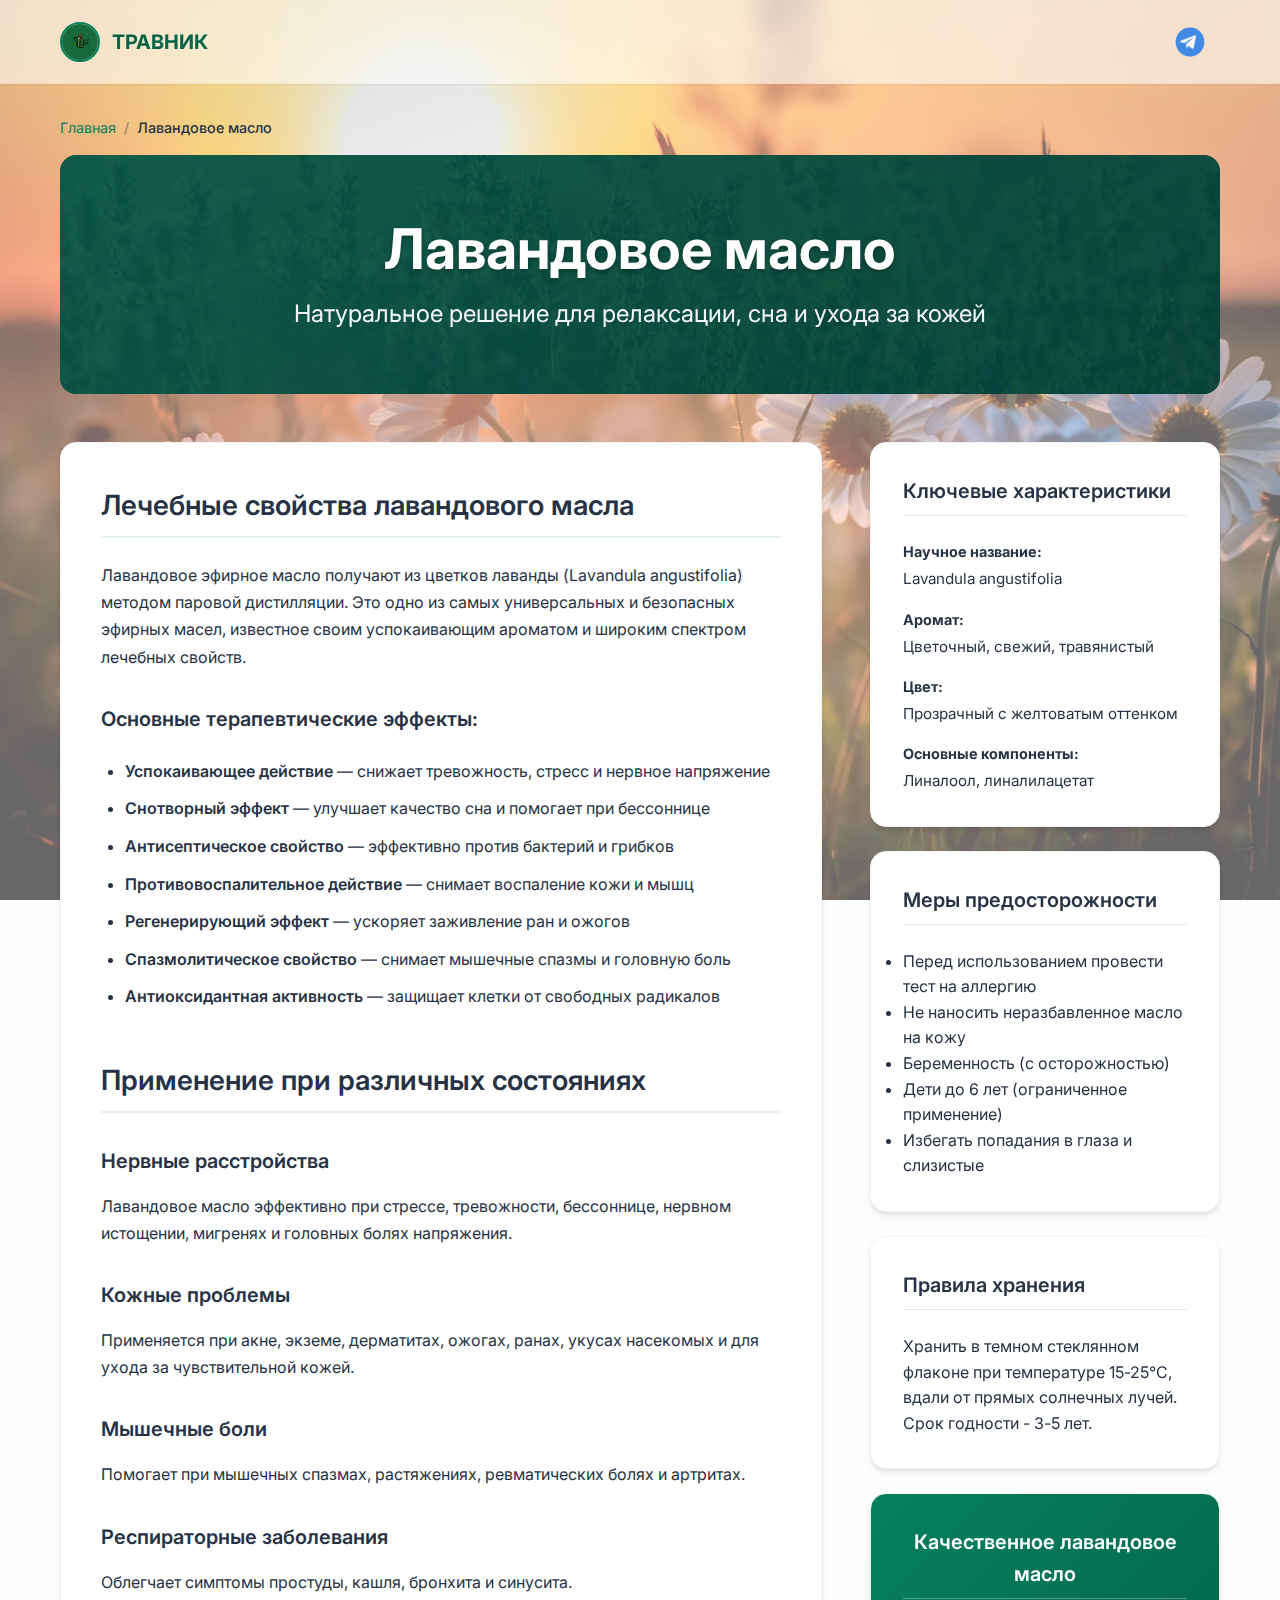
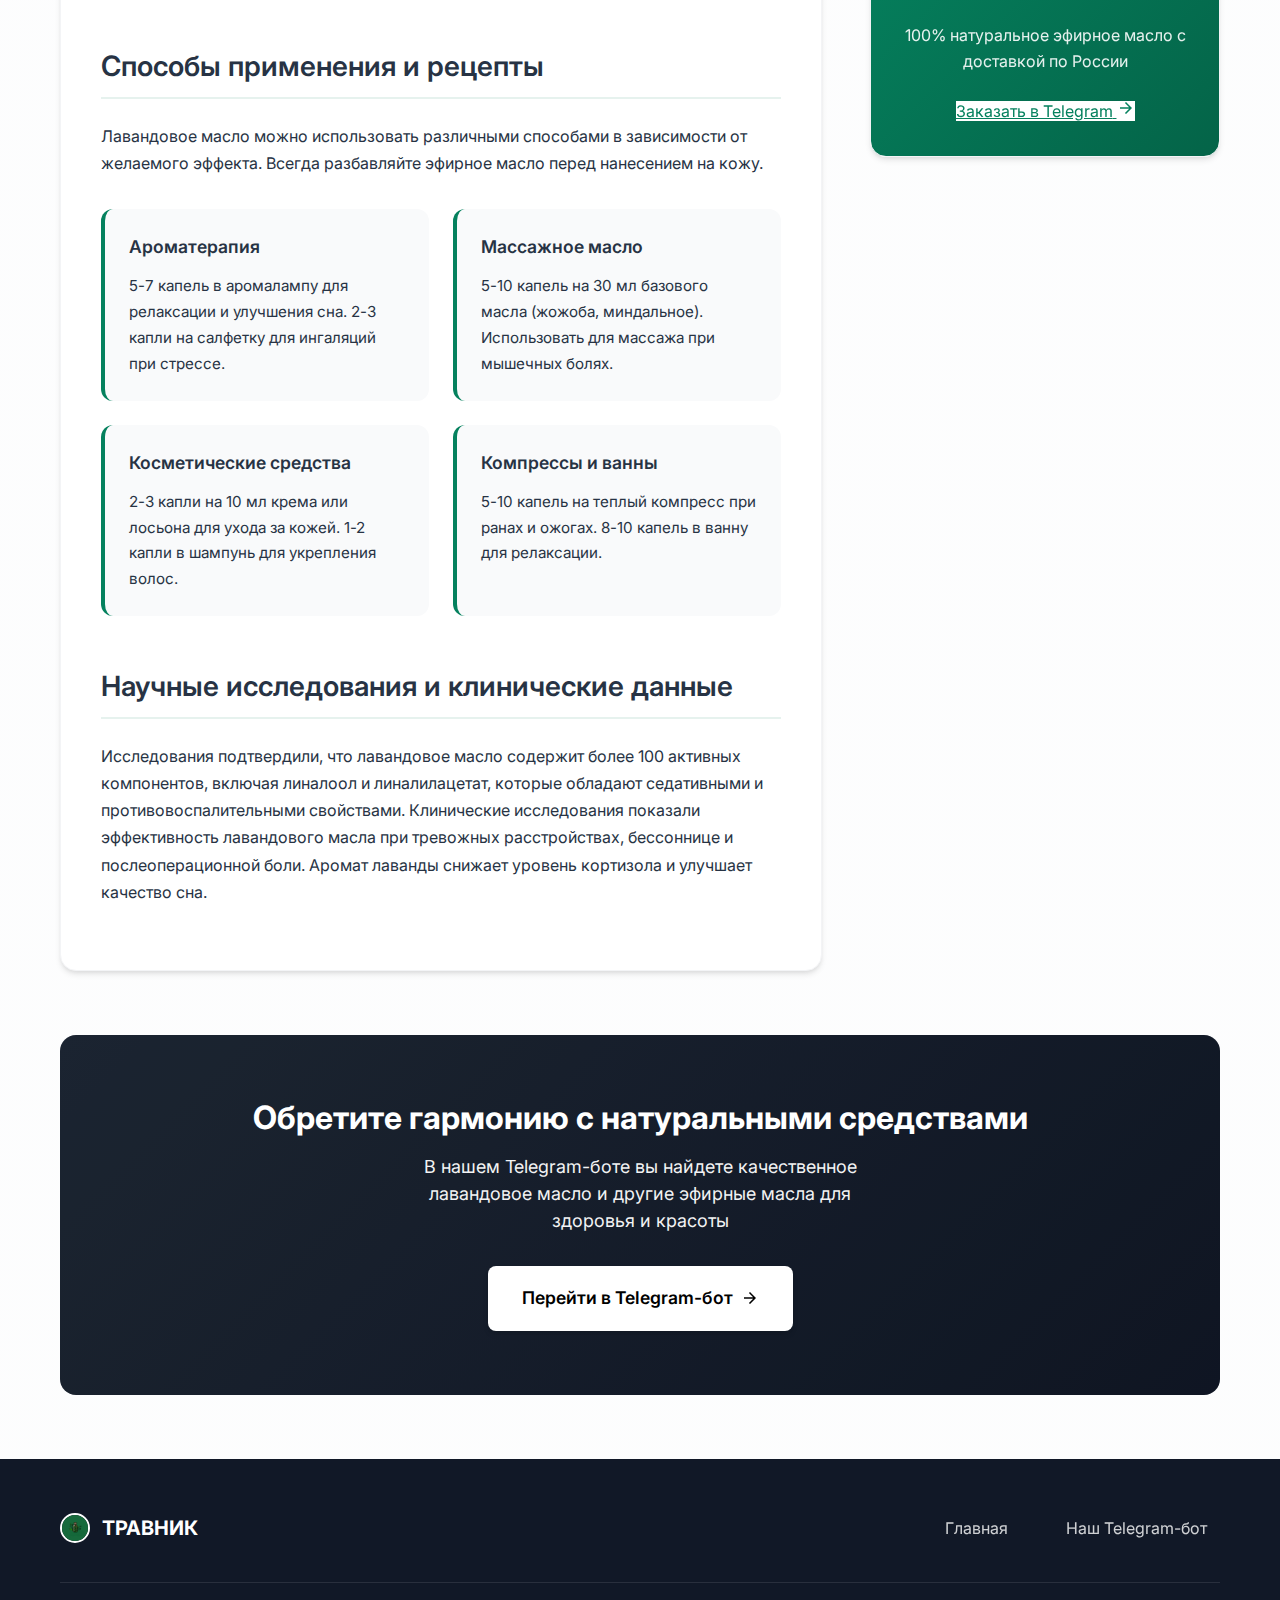
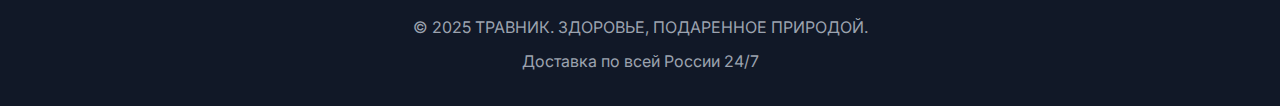
<file: articles/lavender.html>
<!DOCTYPE html>
<html lang="ru">
<head>
    <meta charset="UTF-8">
    <meta name="viewport" content="width=device-width, initial-scale=1.0">
    <meta name="description" content="Лавандовое масло: натуральное решение для релаксации, сна и ухода за кожей. Применение при стрессе, бессоннице, кожных проблемах">
    <meta name="keywords" content="лавандовое масло, эфирное масло лаванды, релаксация, сон, стресс, уход за кожей, ароматерапия">
    <title>Лавандовое масло - натуральное средство для релаксации и ухода за кожей | ТРАВНИК</title>
    <link rel="icon" type="image/x-icon" href="../images/favicon.ico">
    <link rel="canonical" href="https://травник-магазин.ру/articles/lavender.html">
    
    <!-- Open Graph -->
    <meta property="og:title" content="Лавандовое масло - натуральное средство для релаксации и ухода за кожей">
    <meta property="og:description" content="Лечебные свойства и применение лавандового масла в ароматерапии и косметологии">
    <meta property="og:image" content="https://травник-магазин.ру/images/lavanda.jpg">
    <meta property="og:url" content="https://травник-магазин.ру/articles/lavender.html">
    <meta property="og:type" content="article">
    
    <!-- Schema.org -->
    <script type="application/ld+json">
    {
        "@context": "https://schema.org",
        "@type": "Article",
        "headline": "Лавандовое масло - натуральное средство для релаксации и ухода за кожей",
        "description": "Лечебные свойства и применение лавандового масла в ароматерапии и косметологии",
        "image": "https://травник-магазин.ру/images/lavanda.jpg",
        "author": {
            "@type": "Organization",
            "name": "ТРАВНИК"
        },
        "publisher": {
            "@type": "Organization",
            "name": "ТРАВНИК",
            "logo": {
                "@type": "ImageObject",
                "url": "https://травник-магазин.ру/images/logo.jpg"
            }
        },
        "datePublished": "2024-01-20",
        "mainEntityOfPage": {
            "@type": "WebPage",
            "@id": "https://травник-магазин.ру/articles/lavender.html"
        }
    }
    </script>
    
    <link rel="stylesheet" href="../css/style.css">
    <link href="https://fonts.googleapis.com/css2?family=Inter:wght@300;400;500;600;700&display=swap" rel="stylesheet">
</head>
<body>
    <header class="header">
        <div class="container">
            <div class="header-content">
                <a href="../index.html" class="logo">
                    <img src="../images/logo.jpg" alt="ТРАВНИК - интернет-магазин натуральных средств народной медицины" class="logo-image">
                    <span class="logo-text">ТРАВНИК</span>
                </a>
                <a href="https://t.me/ErboristaBot" class="tg-link" target="_blank" rel="noopener noreferrer" aria-label="Перейти в наш Telegram бот ТРАВНИК">
                    <img src="../images/telegram-icon.png" alt="Telegram бот магазина ТРАВНИК" class="tg-icon">
                </a>
            </div>
        </div>
    </header>

    <main class="container">
        <nav class="breadcrumbs" aria-label="Хлебные крошки">
            <a href="../index.html" class="breadcrumb-link">Главная</a>
            <span class="breadcrumb-separator">/</span>
            <span class="breadcrumb-current">Лавандовое масло</span>
        </nav>

        <section class="article-hero lavender-hero">
            <div class="article-hero-content">
                <h1 class="article-title">Лавандовое масло</h1>
                <p class="article-subtitle">Натуральное решение для релаксации, сна и ухода за кожей</p>
            </div>
        </section>

        <article class="article-content">
            <div class="article-grid">
                <div class="article-main">
                    <section class="content-section">
                        <h2>Лечебные свойства лавандового масла</h2>
                        <p>Лавандовое эфирное масло получают из цветков лаванды (Lavandula angustifolia) методом паровой дистилляции. Это одно из самых универсальных и безопасных эфирных масел, известное своим успокаивающим ароматом и широким спектром лечебных свойств.</p>
                        
                        <h3>Основные терапевтические эффекты:</h3>
                        <ul>
                            <li><strong>Успокаивающее действие</strong> — снижает тревожность, стресс и нервное напряжение</li>
                            <li><strong>Снотворный эффект</strong> — улучшает качество сна и помогает при бессоннице</li>
                            <li><strong>Антисептическое свойство</strong> — эффективно против бактерий и грибков</li>
                            <li><strong>Противовоспалительное действие</strong> — снимает воспаление кожи и мышц</li>
                            <li><strong>Регенерирующий эффект</strong> — ускоряет заживление ран и ожогов</li>
                            <li><strong>Спазмолитическое свойство</strong> — снимает мышечные спазмы и головную боль</li>
                            <li><strong>Антиоксидантная активность</strong> — защищает клетки от свободных радикалов</li>
                        </ul>
                    </section>

                    <section class="content-section">
                        <h2>Применение при различных состояниях</h2>
                        
                        <h3>Нервные расстройства</h3>
                        <p>Лавандовое масло эффективно при стрессе, тревожности, бессоннице, нервном истощении, мигренях и головных болях напряжения.</p>
                        
                        <h3>Кожные проблемы</h3>
                        <p>Применяется при акне, экземе, дерматитах, ожогах, ранах, укусах насекомых и для ухода за чувствительной кожей.</p>
                        
                        <h3>Мышечные боли</h3>
                        <p>Помогает при мышечных спазмах, растяжениях, ревматических болях и артритах.</p>
                        
                        <h3>Респираторные заболевания</h3>
                        <p>Облегчает симптомы простуды, кашля, бронхита и синусита.</p>
                    </section>

                    <section class="content-section">
                        <h2>Способы применения и рецепты</h2>
                        <p>Лавандовое масло можно использовать различными способами в зависимости от желаемого эффекта. Всегда разбавляйте эфирное масло перед нанесением на кожу.</p>
                        
                        <div class="usage-grid">
                            <div class="usage-card">
                                <h4>Ароматерапия</h4>
                                <p>5-7 капель в аромалампу для релаксации и улучшения сна. 2-3 капли на салфетку для ингаляций при стрессе.</p>
                            </div>
                            <div class="usage-card">
                                <h4>Массажное масло</h4>
                                <p>5-10 капель на 30 мл базового масла (жожоба, миндальное). Использовать для массажа при мышечных болях.</p>
                            </div>
                            <div class="usage-card">
                                <h4>Косметические средства</h4>
                                <p>2-3 капли на 10 мл крема или лосьона для ухода за кожей. 1-2 капли в шампунь для укрепления волос.</p>
                            </div>
                            <div class="usage-card">
                                <h4>Компрессы и ванны</h4>
                                <p>5-10 капель на теплый компресс при ранах и ожогах. 8-10 капель в ванну для релаксации.</p>
                            </div>
                        </div>
                    </section>

                    <section class="content-section">
                        <h2>Научные исследования и клинические данные</h2>
                        <p>Исследования подтвердили, что лавандовое масло содержит более 100 активных компонентов, включая линалоол и линалилацетат, которые обладают седативными и противовоспалительными свойствами. Клинические исследования показали эффективность лавандового масла при тревожных расстройствах, бессоннице и послеоперационной боли. Аромат лаванды снижает уровень кортизола и улучшает качество сна.</p>
                    </section>
                </div>

                <aside class="article-sidebar">
                    <div class="sidebar-card">
                        <h3>Ключевые характеристики</h3>
                        <div class="facts-list">
                            <div class="fact-item">
                                <strong>Научное название:</strong>
                                <span>Lavandula angustifolia</span>
                            </div>
                            <div class="fact-item">
                                <strong>Аромат:</strong>
                                <span>Цветочный, свежий, травянистый</span>
                            </div>
                            <div class="fact-item">
                                <strong>Цвет:</strong>
                                <span>Прозрачный с желтоватым оттенком</span>
                            </div>
                            <div class="fact-item">
                                <strong>Основные компоненты:</strong>
                                <span>Линалоол, линалилацетат</span>
                            </div>
                        </div>
                    </div>

                    <div class="sidebar-card">
                        <h3>Меры предосторожности</h3>
                        <ul>
                            <li>Перед использованием провести тест на аллергию</li>
                            <li>Не наносить неразбавленное масло на кожу</li>
                            <li>Беременность (с осторожностью)</li>
                            <li>Дети до 6 лет (ограниченное применение)</li>
                            <li>Избегать попадания в глаза и слизистые</li>
                        </ul>
                    </div>

                    <div class="sidebar-card">
                        <h3>Правила хранения</h3>
                        <p>Хранить в темном стеклянном флаконе при температуре 15-25°C, вдали от прямых солнечных лучей. Срок годности - 3-5 лет.</p>
                    </div>

                    <div class="sidebar-card cta-sidebar">
                        <h3>Качественное лавандовое масло</h3>
                        <p>100% натуральное эфирное масло с доставкой по России</p>
                        <a href="https://t.me/ErboristaBot" class="cta-button" target="_blank" rel="noopener noreferrer">
                            <span>Заказать в Telegram</span>
                            <svg width="18" height="18" viewBox="0 0 24 24" fill="currentColor" aria-hidden="true">
                                <path d="M12 4l-1.41 1.41L16.17 11H4v2h12.17l-5.58 5.59L12 20l8-8z"/>
                            </svg>
                        </a>
                    </div>
                </aside>
            </div>
        </article>

        <section class="cta-section">
            <div class="cta-content">
                <h2>Обретите гармонию с натуральными средствами</h2>
                <p>В нашем Telegram-боте вы найдете качественное лавандовое масло и другие эфирные масла для здоровья и красоты</p>
                <a href="https://t.me/ErboristaBot" class="cta-button large" target="_blank" rel="noopener noreferrer">
                    <span>Перейти в Telegram-бот</span>
                    <svg width="18" height="18" viewBox="0 0 24 24" fill="currentColor" aria-hidden="true">
                        <path d="M12 4l-1.41 1.41L16.17 11H4v2h12.17l-5.58 5.59L12 20l8-8z"/>
                    </svg>
                </a>
            </div>
        </section>
    </main>

    <footer class="footer">
        <div class="container">
            <div class="footer-content">
                <div class="footer-brand">
                    <img src="../images/logo.jpg" alt="ТРАВНИК - интернет-магазин натуральных средств народной медицины" class="logo-image">
                    <span class="logo-text">ТРАВНИК</span>
                </div>
                <div class="footer-links">
                    <a href="../index.html" class="footer-link">Главная</a>
                    <a href="https://t.me/ErboristaBot" class="footer-link" target="_blank" rel="noopener noreferrer">
                        Наш Telegram-бот
                    </a>
                </div>
            </div>
            <div class="footer-copyright">
                <p>&copy; 2025 ТРАВНИК. ЗДОРОВЬЕ, ПОДАРЕННОЕ ПРИРОДОЙ.</p>
                <p>Доставка по всей России 24/7</p>
            </div>
        </div>
    </footer>
</body>
</html>
</file>
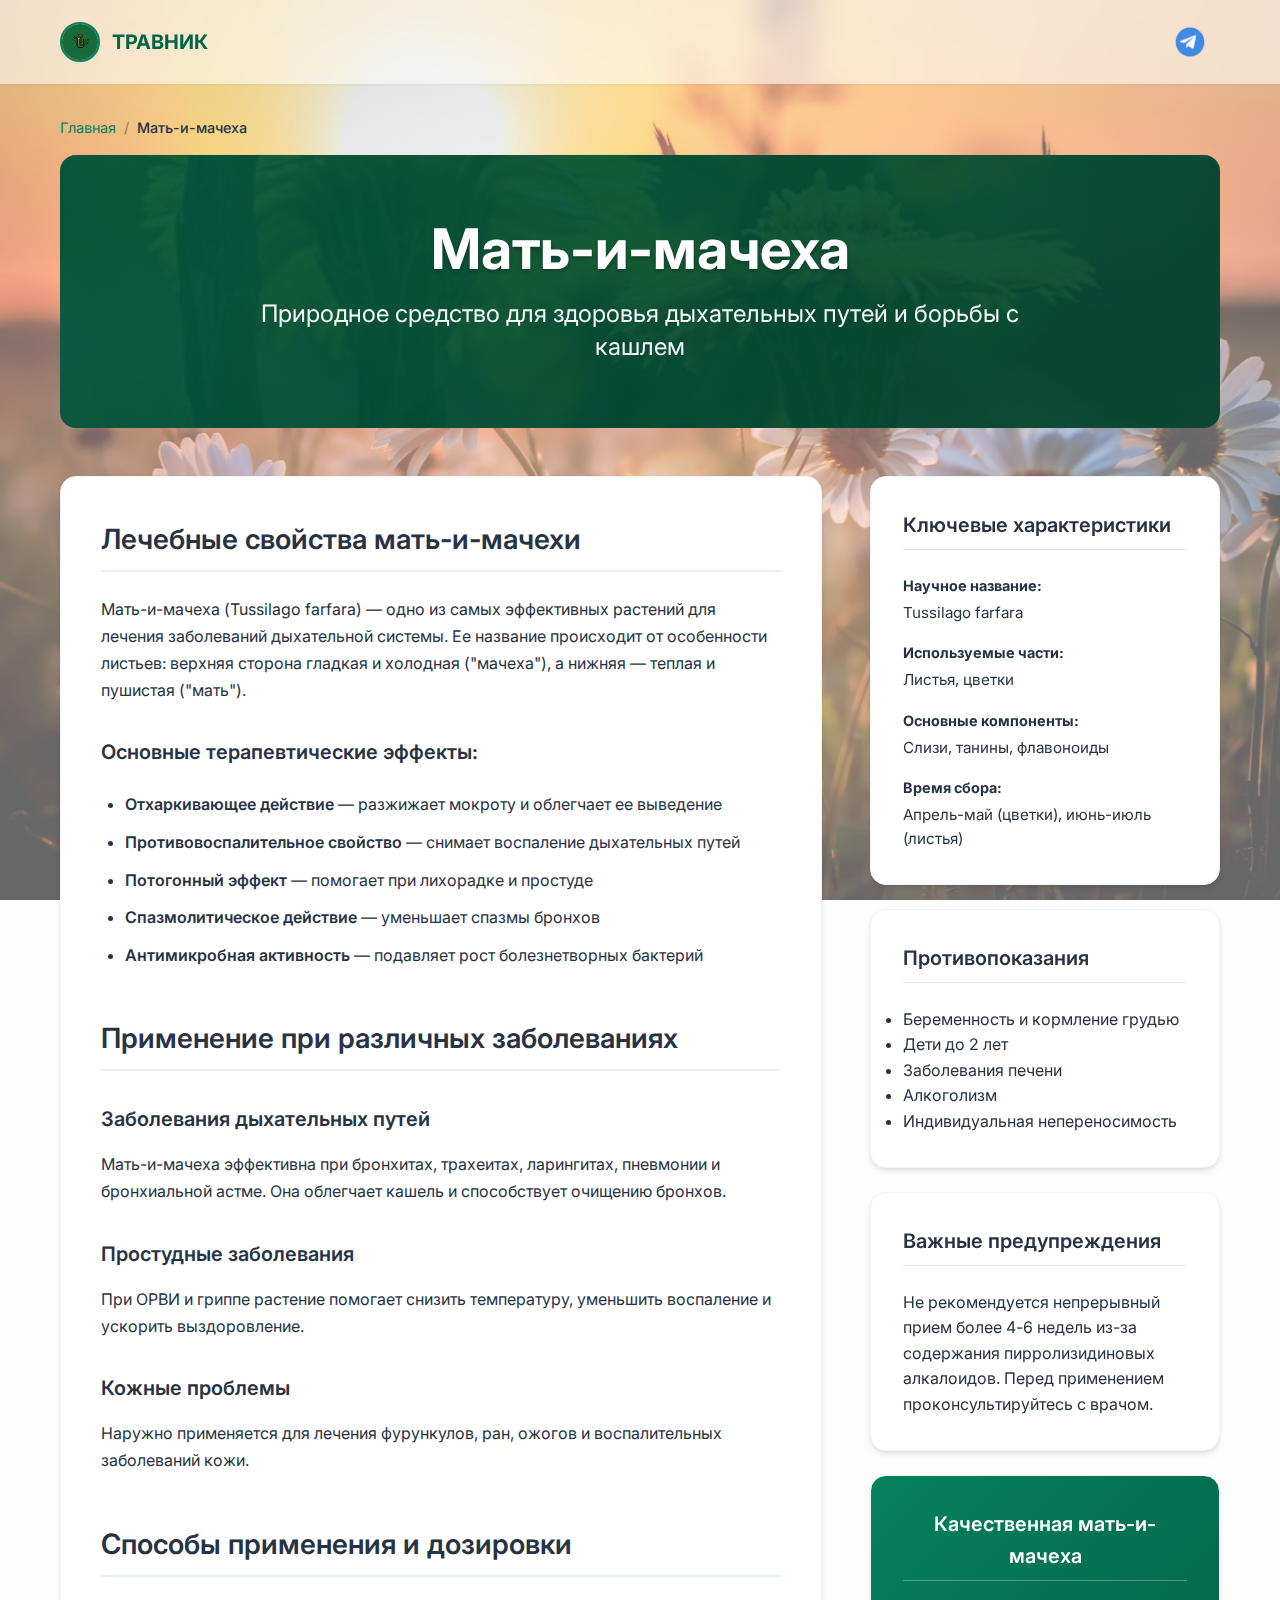
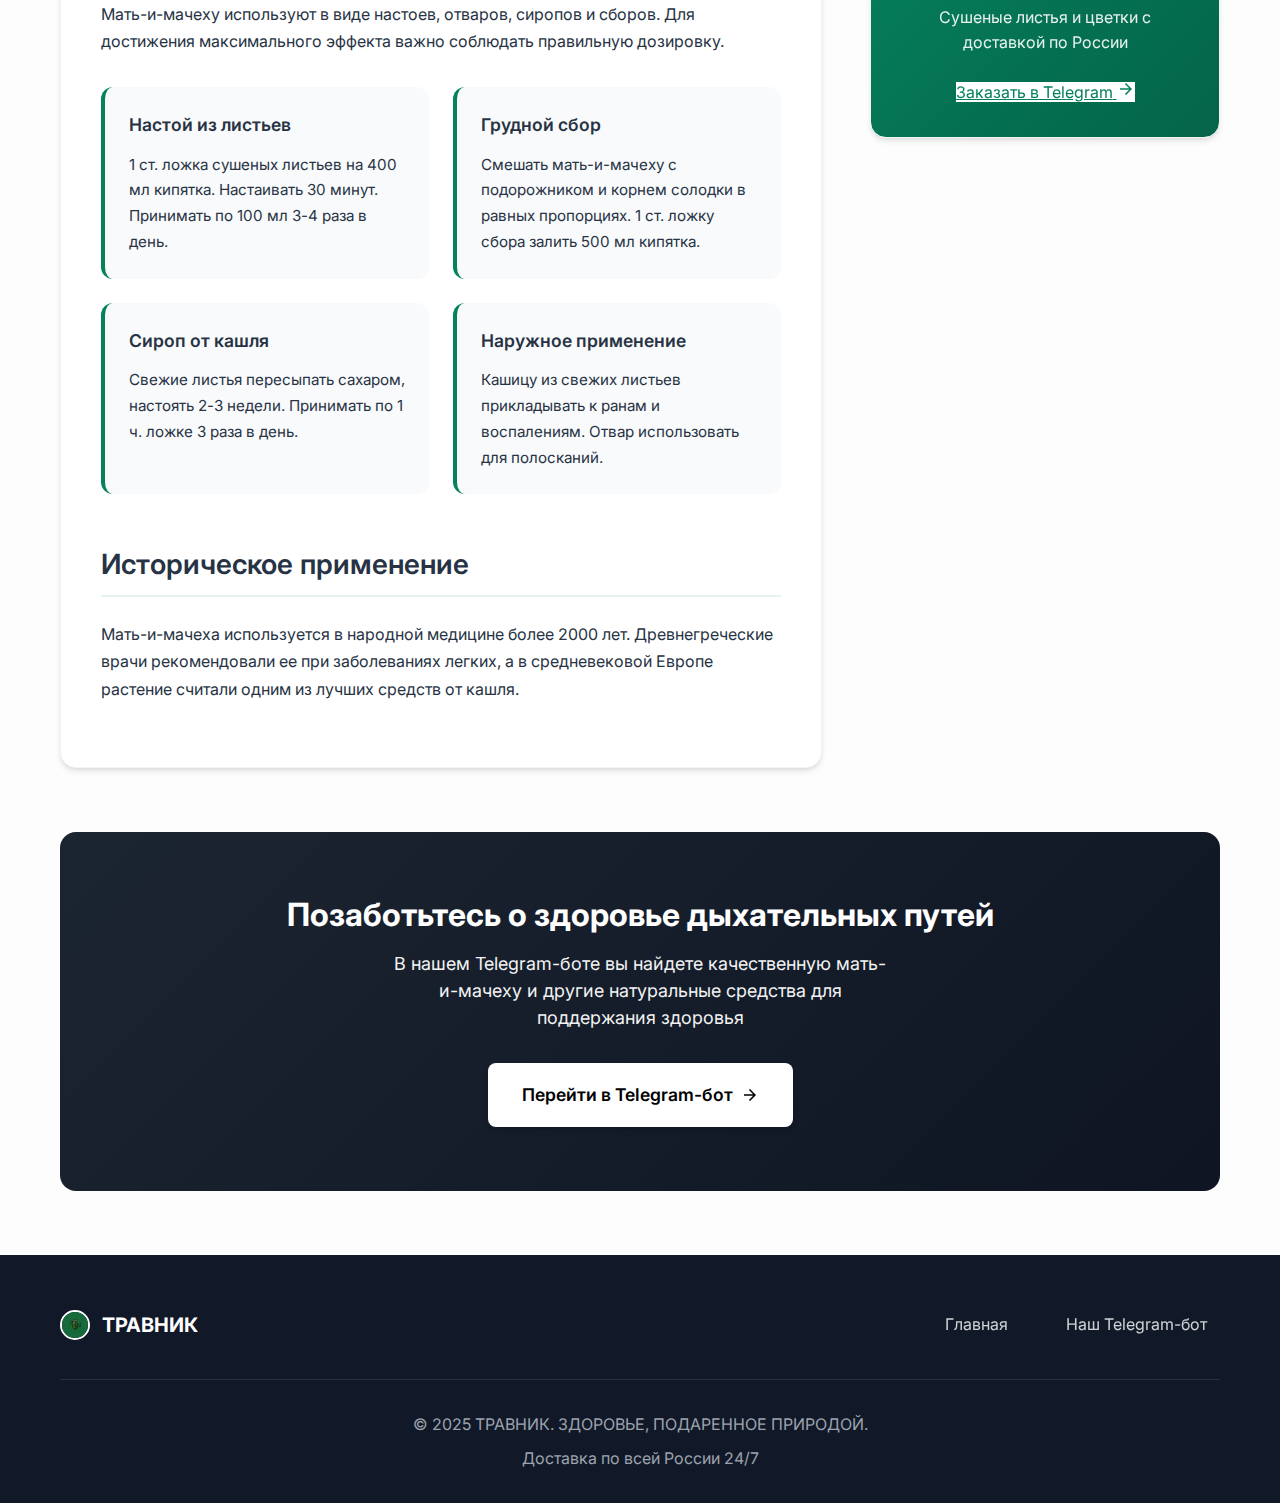
<file: articles/mother-and-stepmother.html>
<!DOCTYPE html>
<html lang="ru">
<head>
    <meta charset="UTF-8">
    <meta name="viewport" content="width=device-width, initial-scale=1.0">
    <meta name="description" content="Мать-и-мачеха: природное средство от кашля и заболеваний дыхательных путей. Лечебные свойства, применение при бронхите, противопоказания">
    <meta name="keywords" content="мать-и-мачеха, кашель, бронхит, отхаркивающее средство, травы от кашля, заболевания дыхательных путей">
    <title>Мать-и-мачеха - природное средство от кашля и бронхита | ТРАВНИК</title>
    <link rel="icon" type="image/x-icon" href="../images/favicon.ico">
    <link rel="canonical" href="https://травник-магазин.ру/articles/mother-and-stepmother.html">
    
    <!-- Open Graph -->
    <meta property="og:title" content="Мать-и-мачеха - природное средство от кашля и бронхита">
    <meta property="og:description" content="Лечебные свойства и применение мать-и-мачехи для здоровья дыхательных путей">
    <meta property="og:image" content="https://травник-магазин.ру/images/mother.jpg">
    <meta property="og:url" content="https://травник-магазин.ру/articles/mother-and-stepmother.html">
    <meta property="og:type" content="article">
    
    <!-- Schema.org -->
    <script type="application/ld+json">
    {
        "@context": "https://schema.org",
        "@type": "Article",
        "headline": "Мать-и-мачеха - природное средство от кашля и бронхита",
        "description": "Лечебные свойства и применение мать-и-мачехи для здоровья дыхательных путей",
        "image": "https://травник-магазин.ру/images/mother.jpg",
        "author": {
            "@type": "Organization",
            "name": "ТРАВНИК"
        },
        "publisher": {
            "@type": "Organization",
            "name": "ТРАВНИК",
            "logo": {
                "@type": "ImageObject",
                "url": "https://травник-магазин.ру/images/logo.jpg"
            }
        },
        "datePublished": "2024-01-20",
        "mainEntityOfPage": {
            "@type": "WebPage",
            "@id": "https://травник-магазин.ру/articles/mother-and-stepmother.html"
        }
    }
    </script>
    
    <link rel="stylesheet" href="../css/style.css">
    <link href="https://fonts.googleapis.com/css2?family=Inter:wght@300;400;500;600;700&display=swap" rel="stylesheet">
</head>
<body>
    <header class="header">
        <div class="container">
            <div class="header-content">
                <a href="../index.html" class="logo">
                    <img src="../images/logo.jpg" alt="ТРАВНИК - интернет-магазин натуральных средств народной медицины" class="logo-image">
                    <span class="logo-text">ТРАВНИК</span>
                </a>
                <a href="https://t.me/ErboristaBot" class="tg-link" target="_blank" rel="noopener noreferrer" aria-label="Перейти в наш Telegram бот ТРАВНИК">
                    <img src="../images/telegram-icon.png" alt="Telegram бот магазина ТРАВНИК" class="tg-icon">
                </a>
            </div>
        </div>
    </header>

    <main class="container">
        <nav class="breadcrumbs" aria-label="Хлебные крошки">
            <a href="../index.html" class="breadcrumb-link">Главная</a>
            <span class="breadcrumb-separator">/</span>
            <span class="breadcrumb-current">Мать-и-мачеха</span>
        </nav>

        <section class="article-hero mother-and-stepmother-hero">
            <div class="article-hero-content">
                <h1 class="article-title">Мать-и-мачеха</h1>
                <p class="article-subtitle">Природное средство для здоровья дыхательных путей и борьбы с кашлем</p>
            </div>
        </section>

        <article class="article-content">
            <div class="article-grid">
                <div class="article-main">
                    <section class="content-section">
                        <h2>Лечебные свойства мать-и-мачехи</h2>
                        <p>Мать-и-мачеха (Tussilago farfara) — одно из самых эффективных растений для лечения заболеваний дыхательной системы. Ее название происходит от особенности листьев: верхняя сторона гладкая и холодная ("мачеха"), а нижняя — теплая и пушистая ("мать").</p>
                        
                        <h3>Основные терапевтические эффекты:</h3>
                        <ul>
                            <li><strong>Отхаркивающее действие</strong> — разжижает мокроту и облегчает ее выведение</li>
                            <li><strong>Противовоспалительное свойство</strong> — снимает воспаление дыхательных путей</li>
                            <li><strong>Потогонный эффект</strong> — помогает при лихорадке и простуде</li>
                            <li><strong>Спазмолитическое действие</strong> — уменьшает спазмы бронхов</li>
                            <li><strong>Антимикробная активность</strong> — подавляет рост болезнетворных бактерий</li>
                        </ul>
                    </section>

                    <section class="content-section">
                        <h2>Применение при различных заболеваниях</h2>
                        
                        <h3>Заболевания дыхательных путей</h3>
                        <p>Мать-и-мачеха эффективна при бронхитах, трахеитах, ларингитах, пневмонии и бронхиальной астме. Она облегчает кашель и способствует очищению бронхов.</p>
                        
                        <h3>Простудные заболевания</h3>
                        <p>При ОРВИ и гриппе растение помогает снизить температуру, уменьшить воспаление и ускорить выздоровление.</p>
                        
                        <h3>Кожные проблемы</h3>
                        <p>Наружно применяется для лечения фурункулов, ран, ожогов и воспалительных заболеваний кожи.</p>
                    </section>

                    <section class="content-section">
                        <h2>Способы применения и дозировки</h2>
                        <p>Мать-и-мачеху используют в виде настоев, отваров, сиропов и сборов. Для достижения максимального эффекта важно соблюдать правильную дозировку.</p>
                        
                        <div class="usage-grid">
                            <div class="usage-card">
                                <h4>Настой из листьев</h4>
                                <p>1 ст. ложка сушеных листьев на 400 мл кипятка. Настаивать 30 минут. Принимать по 100 мл 3-4 раза в день.</p>
                            </div>
                            <div class="usage-card">
                                <h4>Грудной сбор</h4>
                                <p>Смешать мать-и-мачеху с подорожником и корнем солодки в равных пропорциях. 1 ст. ложку сбора залить 500 мл кипятка.</p>
                            </div>
                            <div class="usage-card">
                                <h4>Сироп от кашля</h4>
                                <p>Свежие листья пересыпать сахаром, настоять 2-3 недели. Принимать по 1 ч. ложке 3 раза в день.</p>
                            </div>
                            <div class="usage-card">
                                <h4>Наружное применение</h4>
                                <p>Кашицу из свежих листьев прикладывать к ранам и воспалениям. Отвар использовать для полосканий.</p>
                            </div>
                        </div>
                    </section>

                    <section class="content-section">
                        <h2>Историческое применение</h2>
                        <p>Мать-и-мачеха используется в народной медицине более 2000 лет. Древнегреческие врачи рекомендовали ее при заболеваниях легких, а в средневековой Европе растение считали одним из лучших средств от кашля.</p>
                    </section>
                </div>

                <aside class="article-sidebar">
                    <div class="sidebar-card">
                        <h3>Ключевые характеристики</h3>
                        <div class="facts-list">
                            <div class="fact-item">
                                <strong>Научное название:</strong>
                                <span>Tussilago farfara</span>
                            </div>
                            <div class="fact-item">
                                <strong>Используемые части:</strong>
                                <span>Листья, цветки</span>
                            </div>
                            <div class="fact-item">
                                <strong>Основные компоненты:</strong>
                                <span>Слизи, танины, флавоноиды</span>
                            </div>
                            <div class="fact-item">
                                <strong>Время сбора:</strong>
                                <span>Апрель-май (цветки), июнь-июль (листья)</span>
                            </div>
                        </div>
                    </div>

                    <div class="sidebar-card">
                        <h3>Противопоказания</h3>
                        <ul>
                            <li>Беременность и кормление грудью</li>
                            <li>Дети до 2 лет</li>
                            <li>Заболевания печени</li>
                            <li>Алкоголизм</li>
                            <li>Индивидуальная непереносимость</li>
                        </ul>
                    </div>

                    <div class="sidebar-card">
                        <h3>Важные предупреждения</h3>
                        <p>Не рекомендуется непрерывный прием более 4-6 недель из-за содержания пирролизидиновых алкалоидов. Перед применением проконсультируйтесь с врачом.</p>
                    </div>

                    <div class="sidebar-card cta-sidebar">
                        <h3>Качественная мать-и-мачеха</h3>
                        <p>Сушеные листья и цветки с доставкой по России</p>
                        <a href="https://t.me/ErboristaBot" class="cta-button" target="_blank" rel="noopener noreferrer">
                            <span>Заказать в Telegram</span>
                            <svg width="18" height="18" viewBox="0 0 24 24" fill="currentColor" aria-hidden="true">
                                <path d="M12 4l-1.41 1.41L16.17 11H4v2h12.17l-5.58 5.59L12 20l8-8z"/>
                            </svg>
                        </a>
                    </div>
                </aside>
            </div>
        </article>

        <section class="cta-section">
            <div class="cta-content">
                <h2>Позаботьтесь о здоровье дыхательных путей</h2>
                <p>В нашем Telegram-боте вы найдете качественную мать-и-мачеху и другие натуральные средства для поддержания здоровья</p>
                <a href="https://t.me/ErboristaBot" class="cta-button large" target="_blank" rel="noopener noreferrer">
                    <span>Перейти в Telegram-бот</span>
                    <svg width="18" height="18" viewBox="0 0 24 24" fill="currentColor" aria-hidden="true">
                        <path d="M12 4l-1.41 1.41L16.17 11H4v2h12.17l-5.58 5.59L12 20l8-8z"/>
                    </svg>
                </a>
            </div>
        </section>
    </main>

    <footer class="footer">
        <div class="container">
            <div class="footer-content">
                <div class="footer-brand">
                    <img src="../images/logo.jpg" alt="ТРАВНИК - интернет-магазин натуральных средств народной медицины" class="logo-image">
                    <span class="logo-text">ТРАВНИК</span>
                </div>
                <div class="footer-links">
                    <a href="../index.html" class="footer-link">Главная</a>
                    <a href="https://t.me/ErboristaBot" class="footer-link" target="_blank" rel="noopener noreferrer">
                        Наш Telegram-бот
                    </a>
                </div>
            </div>
            <div class="footer-copyright">
                <p>&copy; 2025 ТРАВНИК. ЗДОРОВЬЕ, ПОДАРЕННОЕ ПРИРОДОЙ.</p>
                <p>Доставка по всей России 24/7</p>
            </div>
        </div>
    </footer>
</body>
</html>
</file>
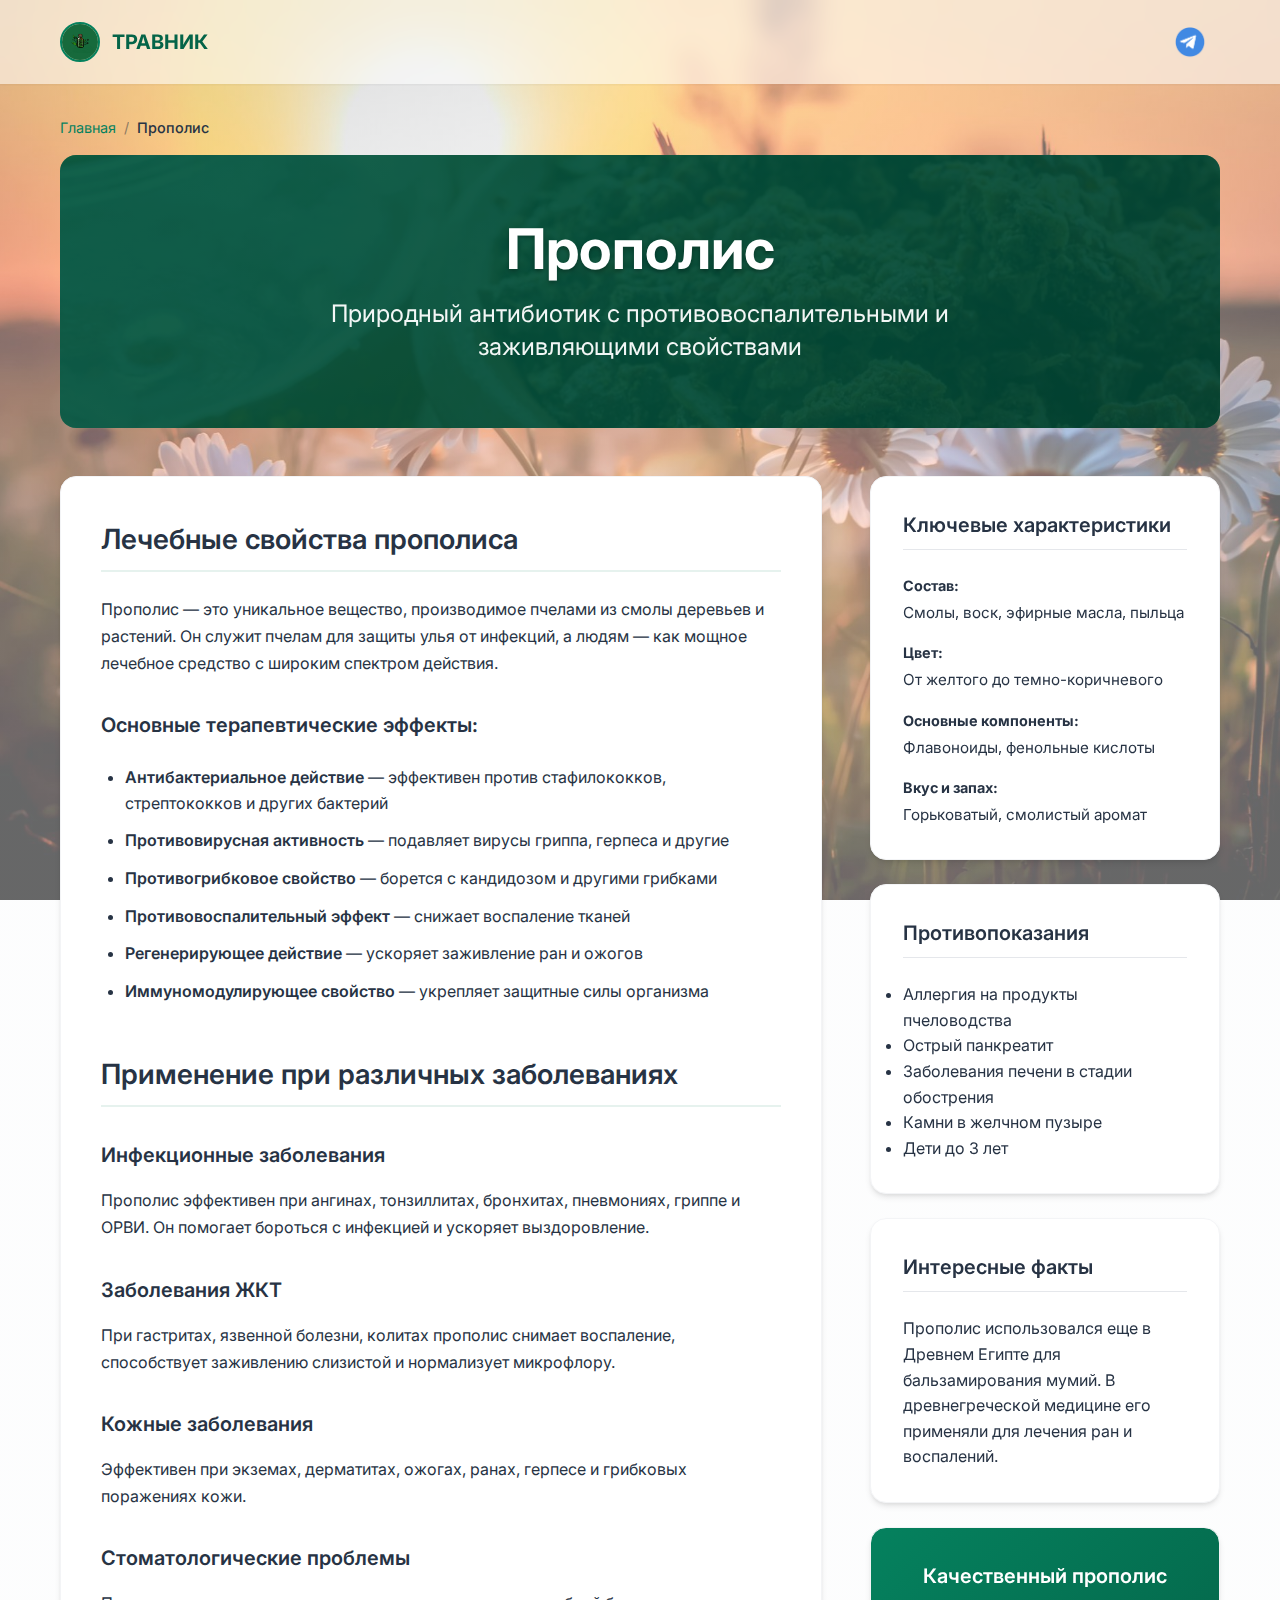
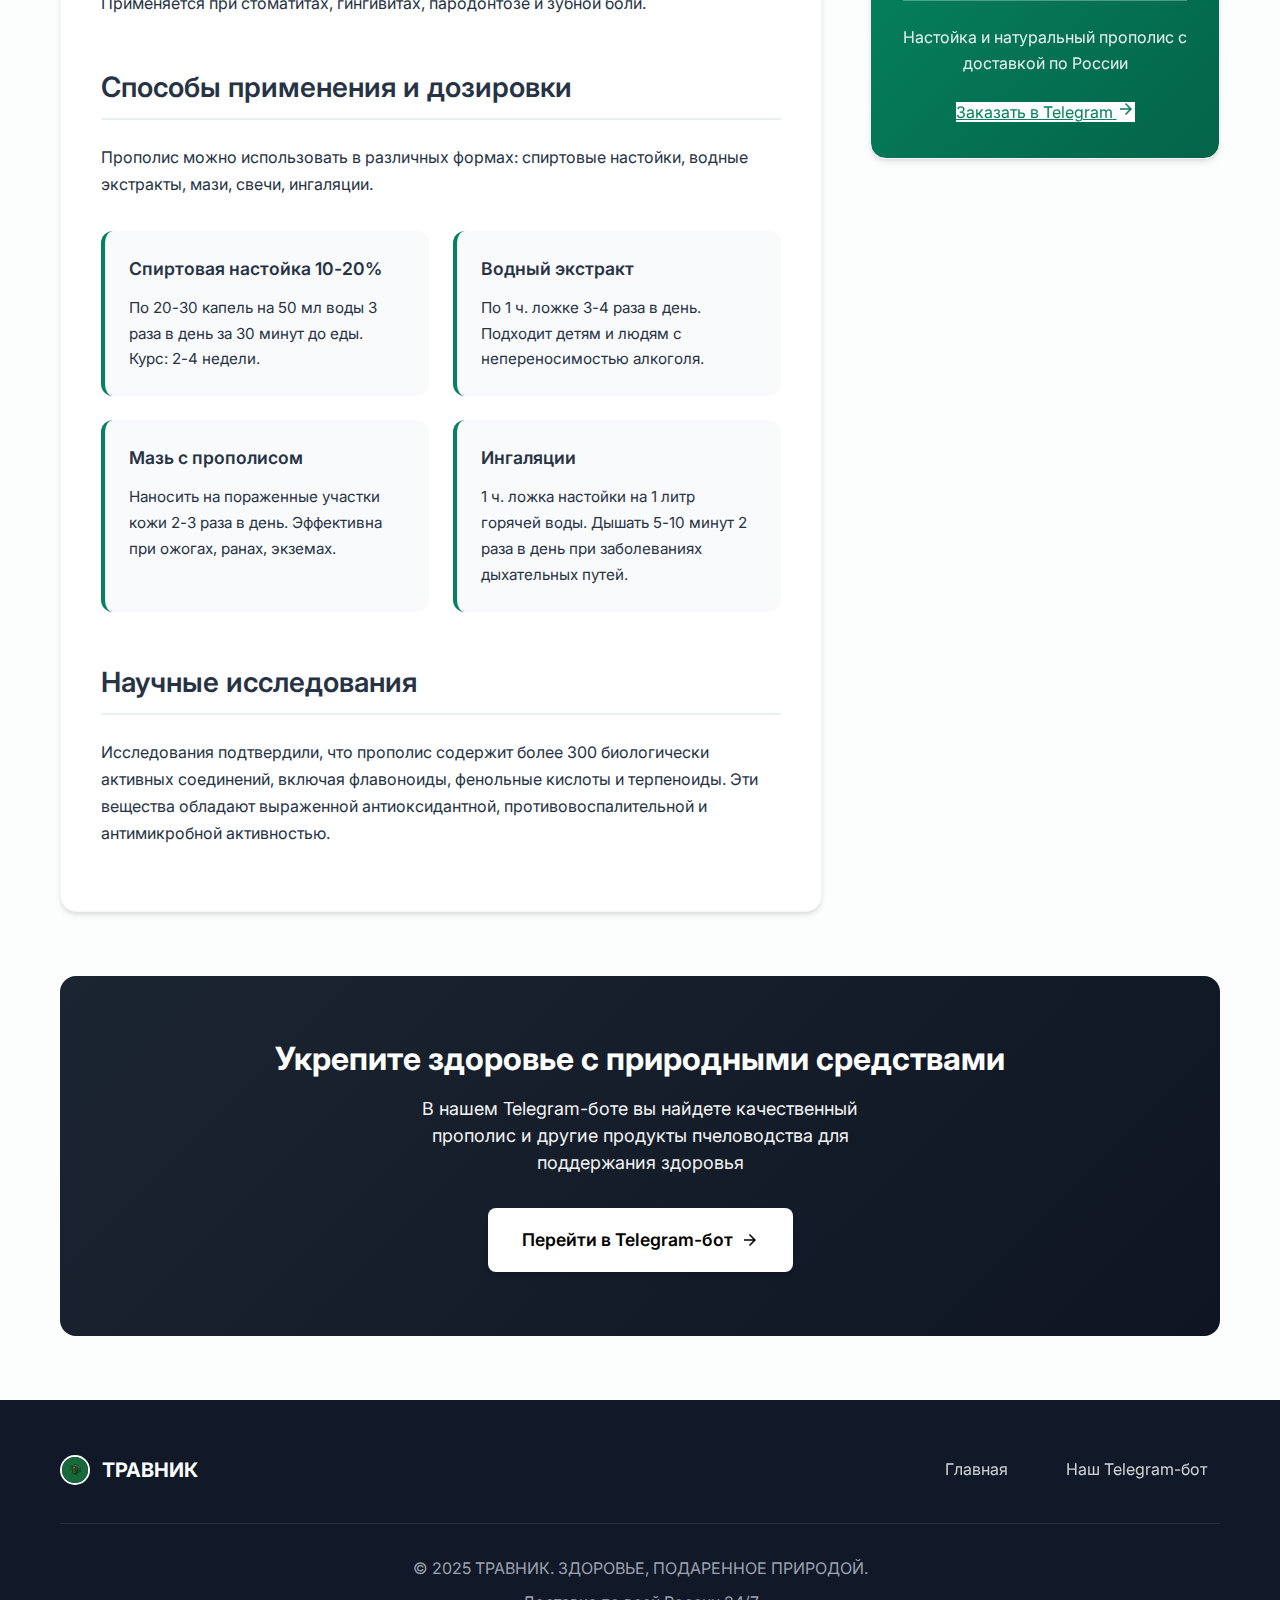
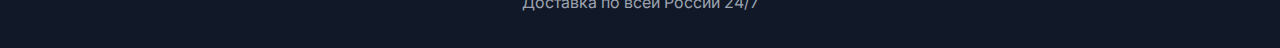
<file: articles/propolis.html>
<!DOCTYPE html>
<html lang="ru">
<head>
    <meta charset="UTF-8">
    <meta name="viewport" content="width=device-width, initial-scale=1.0">
    <meta name="description" content="Прополис: природный антибиотик с противовоспалительными и заживляющими свойствами. Применение при инфекциях, ранах, заболеваниях ЖКТ">
    <meta name="keywords" content="прополис, природный антибиотик, противовоспалительное, заживление ран, продукты пчеловодства, иммунитет">
    <title>Прополис - природный антибиотик и противовоспалительное средство | ТРАВНИК</title>
    <link rel="icon" type="image/x-icon" href="../images/favicon.ico">
    <link rel="canonical" href="https://травник-магазин.ру/articles/propolis.html">
    
    <!-- Open Graph -->
    <meta property="og:title" content="Прополис - природный антибиотик и противовоспалительное средство">
    <meta property="og:description" content="Лечебные свойства и применение прополиса для здоровья">
    <meta property="og:image" content="https://травник-магазин.ру/images/perga.jpg">
    <meta property="og:url" content="https://травник-магазин.ру/articles/propolis.html">
    <meta property="og:type" content="article">
    
    <!-- Schema.org -->
    <script type="application/ld+json">
    {
        "@context": "https://schema.org",
        "@type": "Article",
        "headline": "Прополис - природный антибиотик и противовоспалительное средство",
        "description": "Лечебные свойства и применение прополиса для здоровья",
        "image": "https://травник-магазин.ру/images/perga.jpg",
        "author": {
            "@type": "Organization",
            "name": "ТРАВНИК"
        },
        "publisher": {
            "@type": "Organization",
            "name": "ТРАВНИК",
            "logo": {
                "@type": "ImageObject",
                "url": "https://травник-магазин.ру/images/logo.jpg"
            }
        },
        "datePublished": "2024-01-20",
        "mainEntityOfPage": {
            "@type": "WebPage",
            "@id": "https://травник-магазин.ру/articles/propolis.html"
        }
    }
    </script>
    
    <link rel="stylesheet" href="../css/style.css">
    <link href="https://fonts.googleapis.com/css2?family=Inter:wght@300;400;500;600;700&display=swap" rel="stylesheet">
</head>
<body>
    <header class="header">
        <div class="container">
            <div class="header-content">
                <a href="../index.html" class="logo">
                    <img src="../images/logo.jpg" alt="ТРАВНИК - интернет-магазин натуральных средств народной медицины" class="logo-image">
                    <span class="logo-text">ТРАВНИК</span>
                </a>
                <a href="https://t.me/ErboristaBot" class="tg-link" target="_blank" rel="noopener noreferrer" aria-label="Перейти в наш Telegram бот ТРАВНИК">
                    <img src="../images/telegram-icon.png" alt="Telegram бот магазина ТРАВНИК" class="tg-icon">
                </a>
            </div>
        </div>
    </header>

    <main class="container">
        <nav class="breadcrumbs" aria-label="Хлебные крошки">
            <a href="../index.html" class="breadcrumb-link">Главная</a>
            <span class="breadcrumb-separator">/</span>
            <span class="breadcrumb-current">Прополис</span>
        </nav>

        <section class="article-hero propolis-hero">
            <div class="article-hero-content">
                <h1 class="article-title">Прополис</h1>
                <p class="article-subtitle">Природный антибиотик с противовоспалительными и заживляющими свойствами</p>
            </div>
        </section>

        <article class="article-content">
            <div class="article-grid">
                <div class="article-main">
                    <section class="content-section">
                        <h2>Лечебные свойства прополиса</h2>
                        <p>Прополис — это уникальное вещество, производимое пчелами из смолы деревьев и растений. Он служит пчелам для защиты улья от инфекций, а людям — как мощное лечебное средство с широким спектром действия.</p>
                        
                        <h3>Основные терапевтические эффекты:</h3>
                        <ul>
                            <li><strong>Антибактериальное действие</strong> — эффективен против стафилококков, стрептококков и других бактерий</li>
                            <li><strong>Противовирусная активность</strong> — подавляет вирусы гриппа, герпеса и другие</li>
                            <li><strong>Противогрибковое свойство</strong> — борется с кандидозом и другими грибками</li>
                            <li><strong>Противовоспалительный эффект</strong> — снижает воспаление тканей</li>
                            <li><strong>Регенерирующее действие</strong> — ускоряет заживление ран и ожогов</li>
                            <li><strong>Иммуномодулирующее свойство</strong> — укрепляет защитные силы организма</li>
                        </ul>
                    </section>

                    <section class="content-section">
                        <h2>Применение при различных заболеваниях</h2>
                        
                        <h3>Инфекционные заболевания</h3>
                        <p>Прополис эффективен при ангинах, тонзиллитах, бронхитах, пневмониях, гриппе и ОРВИ. Он помогает бороться с инфекцией и ускоряет выздоровление.</p>
                        
                        <h3>Заболевания ЖКТ</h3>
                        <p>При гастритах, язвенной болезни, колитах прополис снимает воспаление, способствует заживлению слизистой и нормализует микрофлору.</p>
                        
                        <h3>Кожные заболевания</h3>
                        <p>Эффективен при экземах, дерматитах, ожогах, ранах, герпесе и грибковых поражениях кожи.</p>
                        
                        <h3>Стоматологические проблемы</h3>
                        <p>Применяется при стоматитах, гингивитах, пародонтозе и зубной боли.</p>
                    </section>

                    <section class="content-section">
                        <h2>Способы применения и дозировки</h2>
                        <p>Прополис можно использовать в различных формах: спиртовые настойки, водные экстракты, мази, свечи, ингаляции.</p>
                        
                        <div class="usage-grid">
                            <div class="usage-card">
                                <h4>Спиртовая настойка 10-20%</h4>
                                <p>По 20-30 капель на 50 мл воды 3 раза в день за 30 минут до еды. Курс: 2-4 недели.</p>
                            </div>
                            <div class="usage-card">
                                <h4>Водный экстракт</h4>
                                <p>По 1 ч. ложке 3-4 раза в день. Подходит детям и людям с непереносимостью алкоголя.</p>
                            </div>
                            <div class="usage-card">
                                <h4>Мазь с прополисом</h4>
                                <p>Наносить на пораженные участки кожи 2-3 раза в день. Эффективна при ожогах, ранах, экземах.</p>
                            </div>
                            <div class="usage-card">
                                <h4>Ингаляции</h4>
                                <p>1 ч. ложка настойки на 1 литр горячей воды. Дышать 5-10 минут 2 раза в день при заболеваниях дыхательных путей.</p>
                            </div>
                        </div>
                    </section>

                    <section class="content-section">
                        <h2>Научные исследования</h2>
                        <p>Исследования подтвердили, что прополис содержит более 300 биологически активных соединений, включая флавоноиды, фенольные кислоты и терпеноиды. Эти вещества обладают выраженной антиоксидантной, противовоспалительной и антимикробной активностью.</p>
                    </section>
                </div>

                <aside class="article-sidebar">
                    <div class="sidebar-card">
                        <h3>Ключевые характеристики</h3>
                        <div class="facts-list">
                            <div class="fact-item">
                                <strong>Состав:</strong>
                                <span>Смолы, воск, эфирные масла, пыльца</span>
                            </div>
                            <div class="fact-item">
                                <strong>Цвет:</strong>
                                <span>От желтого до темно-коричневого</span>
                            </div>
                            <div class="fact-item">
                                <strong>Основные компоненты:</strong>
                                <span>Флавоноиды, фенольные кислоты</span>
                            </div>
                            <div class="fact-item">
                                <strong>Вкус и запах:</strong>
                                <span>Горьковатый, смолистый аромат</span>
                            </div>
                        </div>
                    </div>

                    <div class="sidebar-card">
                        <h3>Противопоказания</h3>
                        <ul>
                            <li>Аллергия на продукты пчеловодства</li>
                            <li>Острый панкреатит</li>
                            <li>Заболевания печени в стадии обострения</li>
                            <li>Камни в желчном пузыре</li>
                            <li>Дети до 3 лет</li>
                        </ul>
                    </div>

                    <div class="sidebar-card">
                        <h3>Интересные факты</h3>
                        <p>Прополис использовался еще в Древнем Египте для бальзамирования мумий. В древнегреческой медицине его применяли для лечения ран и воспалений.</p>
                    </div>

                    <div class="sidebar-card cta-sidebar">
                        <h3>Качественный прополис</h3>
                        <p>Настойка и натуральный прополис с доставкой по России</p>
                        <a href="https://t.me/ErboristaBot" class="cta-button" target="_blank" rel="noopener noreferrer">
                            <span>Заказать в Telegram</span>
                            <svg width="18" height="18" viewBox="0 0 24 24" fill="currentColor" aria-hidden="true">
                                <path d="M12 4l-1.41 1.41L16.17 11H4v2h12.17l-5.58 5.59L12 20l8-8z"/>
                            </svg>
                        </a>
                    </div>
                </aside>
            </div>
        </article>

        <section class="cta-section">
            <div class="cta-content">
                <h2>Укрепите здоровье с природными средствами</h2>
                <p>В нашем Telegram-боте вы найдете качественный прополис и другие продукты пчеловодства для поддержания здоровья</p>
                <a href="https://t.me/ErboristaBot" class="cta-button large" target="_blank" rel="noopener noreferrer">
                    <span>Перейти в Telegram-бот</span>
                    <svg width="18" height="18" viewBox="0 0 24 24" fill="currentColor" aria-hidden="true">
                        <path d="M12 4l-1.41 1.41L16.17 11H4v2h12.17l-5.58 5.59L12 20l8-8z"/>
                    </svg>
                </a>
            </div>
        </section>
    </main>

    <footer class="footer">
        <div class="container">
            <div class="footer-content">
                <div class="footer-brand">
                    <img src="../images/logo.jpg" alt="ТРАВНИК - интернет-магазин натуральных средств народной медицины" class="logo-image">
                    <span class="logo-text">ТРАВНИК</span>
                </div>
                <div class="footer-links">
                    <a href="../index.html" class="footer-link">Главная</a>
                    <a href="https://t.me/ErboristaBot" class="footer-link" target="_blank" rel="noopener noreferrer">
                        Наш Telegram-бот
                    </a>
                </div>
            </div>
            <div class="footer-copyright">
                <p>&copy; 2025 ТРАВНИК. ЗДОРОВЬЕ, ПОДАРЕННОЕ ПРИРОДОЙ.</p>
                <p>Доставка по всей России 24/7</p>
            </div>
        </div>
    </footer>
</body>
</html>
</file>
<file: css/style.css>
/* Modern CSS Reset */
:root {
    --text: #273344;
    --text-light: #273344;
    --text-lighter: #9CA3AF;
    --white: #FFFFFF;
    --gray-50: #F9FAFB;
    --gray-100: #F3F4F6;
    --gray-200: #E5E7EB;
    --gray-300: #D1D5DB;
    --gray-400: #9CA3AF;
    --gray-500: #6B7280;
    --gray-600: #4B5563;
    --gray-700: #374151;
    --gray-800: #1F2937;
    --gray-900: #111827;
    
    /* Цвета для хедера */
    --header-bg: rgba(255, 255, 255, 0.562);
    --header-text: #1a1a1a;
    --header-accent: rgb(5, 129, 93);
    --header-accent-dark: rgb(4, 100, 72);
    
    /* Цвета для героя */
    --hero-bg: linear-gradient(135deg, #05815e 0%, #046448 100%);
    --hero-text: #FFFFFF;
    --hero-button-bg: #FFFFFF;
    --hero-button-text: #05815e;
    
    /* Цвета для карточек статей */
    --card-accent: #05815e;
    --card-accent-dark: #046448;
    --card-accent-light: rgba(5, 129, 93, 0.1);
    
    /* Цвета для CTA секции */
    --cta-bg: linear-gradient(135deg, #1F2937 0%, #111827 100%);
    --cta-text: #ffffff;
    --cta-button-bg: #ffffff;
    --cta-button-text: #000000;
    
    /* Цвета для футера */
    --footer-bg: #111827;
    --footer-text: #FFFFFF;
    
    --shadow-sm: 0 1px 2px 0 rgba(0, 0, 0, 0.05);
    --shadow: 0 4px 6px -1px rgba(0, 0, 0, 0.1), 0 2px 4px -1px rgba(0, 0, 0, 0.06);
    --shadow-lg: 0 10px 15px -3px rgba(0, 0, 0, 0.1), 0 4px 6px -2px rgba(0, 0, 0, 0.05);
    
    --radius: 8px;
    --radius-lg: 12px;
    --radius-xl: 16px;
}

/* Оптимизированная загрузка шрифтов */
@import url('https://fonts.googleapis.com/css2?family=Inter:wght@300;400;500;600;700&display=swap&display=swap');

* {
    margin: 0;
    padding: 0;
    box-sizing: border-box;
}

/* Улучшенная доступность для пользователей с ограничениями */
@media (prefers-reduced-motion: reduce) {
    * {
        animation-duration: 0.01ms !important;
        animation-iteration-count: 1 !important;
        transition-duration: 0.01ms !important;
        scroll-behavior: auto !important;
    }
}

html {
    scroll-behavior: smooth;
}

/* Общий фон для всей страницы с оптимизацией */
body {
    font-family: 'Inter', -apple-system, BlinkMacSystemFont, 'Segoe UI', Roboto, sans-serif;
    line-height: 1.6;
    color: var(--text);
    background: 
        linear-gradient(135deg, rgba(249, 250, 251, 0.411), rgba(249, 250, 251, 0.411)),
        url('../images/fon.jpg') center/cover fixed;
    font-size: 16px;
    font-weight: 400;
    min-height: 100vh;
    text-rendering: optimizeSpeed;
}

.container {
    max-width: 1200px;
    margin: 0 auto;
    padding: 0 20px;
}

/* ===== HEADER ===== */
.header {
    background: var(--header-bg);
    box-shadow: var(--shadow-sm);
    position: sticky;
    top: 0;
    z-index: 1000;
    backdrop-filter: blur(10px);
    -webkit-backdrop-filter: blur(10px);
}

.header-content {
    display: flex;
    align-items: center;
    justify-content: space-between;
    padding: 1rem 0;
    min-height: 70px;
}

.header .logo {
    display: flex;
    align-items: center;
    gap: 12px;
    text-decoration: none;
    font-weight: 700;
    font-size: 1.25rem;
    color: var(--header-accent-dark);
    transition: opacity 0.2s ease;
}

.header .logo:focus {
    outline: 2px solid var(--header-accent);
    outline-offset: 4px;
    border-radius: var(--radius);
}

.header .logo-image {
    width: 40px;
    height: 40px;
    object-fit: cover;
    border-radius: 50%;
    border: 2px solid var(--header-accent);
}

.header .logo-text {
    color: var(--header-accent-dark);
    font-weight: 700;
}

.header .tg-link {
    display: flex;
    align-items: center;
    gap: 8px;
    text-decoration: none;
    color: var(--header-text);
    font-weight: 500;
    padding: 8px 12px;
    border-radius: var(--radius);
    transition: all 0.3s ease;
    border: 2px solid transparent;
}

.header .tg-link:hover {
    transform: translateY(-2px);
}

.header .tg-link:focus {
    outline: none;
    border-color: var(--header-accent);
    transform: translateY(-1px);
}

.header .tg-icon {
    width: 32px;
    height: 32px;
    object-fit: contain;
}

/* ===== HERO SECTION ===== */
.hero {
    background: var(--hero-bg);
    color: var(--hero-text);
    padding: 6rem 0;
    text-align: center;
    position: relative;
}

.hero::before {
    content: '';
    position: absolute;
    top: 0;
    left: 0;
    right: 0;
    bottom: 0;
    background: rgba(0, 0, 0, 0.1);
    pointer-events: none;
}

.hero-content {
    max-width: 600px;
    margin: 0 auto;
    position: relative;
    z-index: 1;
}

.hero .hero-title {
    font-size: clamp(2rem, 5vw, 3rem);
    font-weight: 700;
    line-height: 1.1;
    margin-bottom: 1.5rem;
    color: var(--hero-text);
    text-shadow: 0 2px 4px rgba(0, 0, 0, 0.1);
}

.hero .hero-description {
    font-size: clamp(1rem, 2.5vw, 1.25rem);
    opacity: 0.95;
    margin-bottom: 2.5rem;
    line-height: 1.6;
    color: var(--hero-text);
}

/* ===== ARTICLES SECTION ===== */
.articles-section {
    padding: 5rem 0;
    background: transparent;
}

.articles-section .section-title {
    font-size: clamp(1.75rem, 4vw, 2.5rem);
    font-weight: 700;
    text-align: center;
    margin-bottom: 1rem;
    color: var(--text);
    line-height: 1.2;
}

.articles-section .section-subtitle {
    text-align: center;
    color: var(--text-light);
    font-size: clamp(1rem, 2vw, 1.125rem);
    margin-bottom: 3rem;
    max-width: 600px;
    margin-left: auto;
    margin-right: auto;
    line-height: 1.5;
}

.articles-section .articles-grid {
    display: grid;
    grid-template-columns: repeat(auto-fit, minmax(min(100%, 350px), 1fr));
    gap: 2rem;
    margin-bottom: 4rem;
}

/* Карточки статей с оптимизацией */
.articles-section .article-card {
    background: var(--white);
    padding: 2.5rem 2rem;
    border-radius: var(--radius-xl);
    box-shadow: var(--shadow);
    transition: all 0.3s ease;
    border: 1px solid var(--gray-100);
    text-align: center;
    display: flex;
    flex-direction: column;
    height: 100%;
    min-height: 280px;
    position: relative;
    overflow: hidden;
    will-change: transform;
}

.articles-section .article-card::before {
    content: '';
    position: absolute;
    top: 0;
    left: 0;
    right: 0;
    bottom: 0;
    background: linear-gradient(135deg, rgba(249, 250, 251, 0.95) 0%, rgba(249, 250, 251, 0.85) 100%);
    z-index: 1;
}

.articles-section .article-card:hover {
    transform: translateY(-8px);
    box-shadow: var(--shadow-lg);
    border-color: var(--gray-200);
}

.articles-section .article-card:focus-within {
    outline: 2px solid var(--card-accent);
    outline-offset: 2px;
}

/* Индивидуальные фоны для каждой карточки с оптимизацией */
.articles-section .article-card.mother-and-stepmother {
    background: 
        linear-gradient(#f9fafba4, #f9fafba4),
        url('../images/mother.jpg') center/cover;
    background-blend-mode: overlay;
}

.articles-section .article-card.echinacea {
    background: 
        linear-gradient(#f9fafba4, #f9fafba4),
        url('../images/exhinacea.jpg') center/cover;
    background-blend-mode: overlay;
}

.articles-section .article-card.propolis {
    background: 
        linear-gradient(#f9fafba4, #f9fafba4),
        url('../images/perga.jpg') center/cover;
    background-blend-mode: overlay;
}

.articles-section .article-card.honey {
    background: 
        linear-gradient(#f9fafba4, #f9fafba4),
        url('../images/honey.jpg') center/cover;
    background-blend-mode: overlay;
}

.articles-section .article-card.comfrey {
    background: 
        linear-gradient(#f9fafba4, #f9fafba4),
        url('../images/kopnik.jpg') center/cover;
    background-blend-mode: overlay;
}

.articles-section .article-card.lavender {
    background: 
        linear-gradient(#f9fafba4, #f9fafba4),
        url('../images/lavanda.jpg') center/cover;
    background-blend-mode: overlay;
}

.articles-section .card-title {
    font-size: clamp(1.25rem, 3vw, 1.5rem);
    font-weight: 600;
    margin-bottom: 1rem;
    color: var(--text);
    position: relative;
    z-index: 2;
    line-height: 1.3;
}

.articles-section .card-description {
    color: var(--text-light);
    margin-bottom: 2rem;
    line-height: 1.6;
    flex-grow: 1;
    position: relative;
    z-index: 2;
}

.articles-section .card-link {
    display: inline-flex;
    align-items: center;
    gap: 6px;
    color: var(--card-accent);
    text-decoration: none;
    font-weight: 600;
    transition: all 0.3s ease;
    padding: 12px 24px;
    border: 2px solid var(--card-accent);
    border-radius: var(--radius);
    align-self: center;
    position: relative;
    z-index: 2;
    background: var(--white);
    min-height: 44px; /* Минимальный размер для доступности */
}

.articles-section .card-link:hover {
    background: var(--card-accent);
    color: var(--white);
    gap: 10px;
    transform: translateY(-2px);
    box-shadow: var(--shadow);
}

.articles-section .card-link:focus {
    outline: none;
    background: var(--card-accent);
    color: var(--white);
    box-shadow: 0 0 0 3px var(--card-accent-light);
}

/* ===== CTA SECTION ===== */
.cta-section {
    background: var(--cta-bg);
    color: var(--cta-text);
    padding: 4rem 2rem;
    border-radius: var(--radius-xl);
    text-align: center;
    margin-bottom: 4rem;
    position: relative;
}

.cta-section::before {
    content: '';
    position: absolute;
    top: 0;
    left: 0;
    right: 0;
    bottom: 0;
    background: rgba(0, 0, 0, 0.1);
    border-radius: var(--radius-xl);
    pointer-events: none;
}

.cta-section .cta-content {
    position: relative;
    z-index: 1;
}

.cta-section .cta-content h2 {
    font-size: clamp(1.5rem, 4vw, 2rem);
    margin-bottom: 1rem;
    color: var(--cta-text);
    line-height: 1.2;
}

.cta-section .cta-content p {
    font-size: clamp(1rem, 2.5vw, 1.125rem);
    opacity: 0.95;
    margin-bottom: 2rem;
    max-width: 500px;
    margin-left: auto;
    margin-right: auto;
    color: var(--cta-text);
    line-height: 1.5;
}

.cta-section .cta-button {
    display: inline-flex;
    align-items: center;
    gap: 8px;
    background: var(--cta-button-bg);
    color: var(--cta-button-text);
    padding: 16px 32px;
    text-decoration: none;
    border-radius: var(--radius);
    font-weight: 600;
    transition: all 0.3s ease;
    box-shadow: var(--shadow);
    font-size: clamp(1rem, 2vw, 1.1rem);
    border: 2px solid transparent;
    min-height: 56px; /* Минимальный размер для доступности */
}

.cta-section .cta-button:hover {
    transform: translateY(-2px);
    box-shadow: var(--shadow-lg);
    background: var(--gray-50);
}

.cta-section .cta-button:focus {
    outline: none;
    border-color: var(--cta-button-text);
    box-shadow: 0 0 0 3px rgba(255, 255, 255, 0.3);
}

/* ===== FOOTER ===== */
.footer {
    background: var(--footer-bg);
    color: var(--footer-text);
    padding: 3rem 0 2rem;
}

.footer .footer-content {
    display: flex;
    justify-content: space-between;
    align-items: center;
    margin-bottom: 2rem;
    flex-wrap: wrap;
    gap: 1rem;
}

.footer .footer-brand {
    display: flex;
    align-items: center;
    gap: 12px;
    font-weight: 700;
    font-size: clamp(1rem, 3vw, 1.25rem);
    color: var(--footer-text);
}

.footer .logo-image {
    width: 30px;
    height: 30px;
    object-fit: cover;
    border-radius: 50%;
    border: 2px solid var(--white);
}

.footer .footer-links {
    display: flex;
    gap: 2rem;
    flex-wrap: wrap;
}

.footer .footer-link {
    color: var(--footer-text);
    text-decoration: none;
    opacity: 0.8;
    transition: all 0.3s ease;
    padding: 8px 12px;
    border-radius: var(--radius);
    border: 1px solid transparent;
}

.footer .footer-link:hover {
    opacity: 1;
}

.footer .footer-link:focus {
    outline: none;
    border-color: var(--white);
    opacity: 1;
}

.footer .footer-copyright {
    text-align: center;
    padding-top: 2rem;
    border-top: 1px solid rgba(255, 255, 255, 0.1);
    color: var(--text-lighter);
    font-size: clamp(0.875rem, 2vw, 1rem);
}

.footer .footer-copyright p {
    margin-bottom: 0.5rem;
}

.footer .footer-copyright p:last-child {
    margin-bottom: 0;
}

/* ===== RESPONSIVE DESIGN ===== */
@media (max-width: 768px) {
    .container {
        padding: 0 16px;
    }
    
    .hero {
        padding: 4rem 0;
    }
    
    .hero .hero-title {
        font-size: 2.25rem;
    }
    
    .hero .hero-description {
        font-size: 1.125rem;
    }
    
    .articles-section {
        padding: 3rem 0;
    }
    
    .articles-section .section-title {
        font-size: 2rem;
    }
    
    .articles-section .articles-grid {
        grid-template-columns: 1fr;
        gap: 1.5rem;
    }
    
    .articles-section .article-card {
        padding: 2rem 1.5rem;
        min-height: 250px;
    }
    
    .header .header-content {
        flex-direction: row;
        gap: 1rem;
        padding: 0.75rem 0;
    }
    
    .header .tg-link {
        margin-top: 0;
    }
    
    .cta-section {
        padding: 3rem 1.5rem;
        margin-bottom: 3rem;
    }
    
    .cta-section .cta-content h2 {
        font-size: 1.75rem;
    }
    
    .footer .footer-content {
        flex-direction: column;
        gap: 1.5rem;
        text-align: center;
    }
    
    .footer .footer-brand {
        justify-content: center;
    }
    
    .footer .logo-image {
        width: 25px;
        height: 25px;
    }
    
    .footer .footer-links {
        justify-content: center;
    }
}

@media (max-width: 480px) {
    .container {
        padding: 0 12px;
    }
    
    .hero {
        padding: 3rem 0;
    }
    
    .hero .hero-title {
        font-size: 1.875rem;
    }
    
    .articles-section {
        padding: 2rem 0;
    }
    
    .articles-section .article-card {
        min-height: 220px;
        padding: 1.5rem 1rem;
    }
    
    .header .logo {
        font-size: 1.1rem;
    }
    
    .header .logo-image {
        width: 32px;
        height: 32px;
    }
    
    .header .tg-icon {
        width: 28px;
        height: 28px;
    }
    
    .footer .logo-image {
        width: 20px;
        height: 20px;
    }
    
    .footer .footer-brand {
        font-size: 1.1rem;
    }
    
    .cta-section .cta-button {
        padding: 14px 24px;
        min-height: 52px;
    }
    
    .articles-section .card-link {
        padding: 10px 20px;
        min-height: 44px;
    }
}

/* Высококонтрастный режим для доступности */
@media (prefers-contrast: high) {
    :root {
        --text: #000000;
        --text-light: #000000;
        --header-bg: #ffffff;
        --hero-bg: #000000;
        --card-accent: #000000;
        --cta-bg: #000000;
    }
    
    .articles-section .article-card {
        border: 2px solid #000000;
    }
}

/* Темная тема (опционально) */
@media (prefers-color-scheme: dark) {
    :root {
        --text: #ffffff;
        --text-light: #e5e7eb;
        --white: #1f2937;
        --gray-50: #374151;
        --gray-100: #4b5563;
    }
    
    body {
        background: 
            linear-gradient(135deg, rgba(31, 41, 55, 0.95) 0%, rgba(31, 41, 55, 0.95) 100%),
            url('../images/fon.jpg') center/cover fixed;
    }
    
    .articles-section .article-card::before {
        background: linear-gradient(135deg, rgba(31, 41, 55, 0.95) 0%, rgba(31, 41, 55, 0.85) 100%);
    }
    
    .articles-section .article-card {
        background-blend-mode: multiply;
    }
}
/* ===== ARTICLE PAGE STYLES ===== */

/* Хлебные крошки */
.breadcrumbs {
    display: flex;
    align-items: center;
    gap: 8px;
    padding: 2rem 0 1rem;
    font-size: 0.9rem;
    color: var(--text-light);
}

.breadcrumb-link {
    color: var(--card-accent);
    text-decoration: none;
    transition: color 0.3s ease;
}

.breadcrumb-link:hover {
    color: var(--card-accent-dark);
}

.breadcrumb-separator {
    opacity: 0.5;
}

.breadcrumb-current {
    color: var(--text);
    font-weight: 500;
}

/* Герой статьи */
.article-hero {
    padding: 4rem 0;
    text-align: center;
    border-radius: var(--radius-xl);
    margin-bottom: 3rem;
    position: relative;
    overflow: hidden;
}

.article-hero::before {
    content: '';
    position: absolute;
    top: 0;
    left: 0;
    right: 0;
    bottom: 0;
    background: rgba(0, 0, 0, 0.3);
    z-index: 1;
}

.article-hero-content {
    position: relative;
    z-index: 2;
    max-width: 800px;
    margin: 0 auto;
}

.article-title {
    font-size: clamp(2rem, 6vw, 3.5rem);
    font-weight: 700;
    color: var(--white);
    margin-bottom: 1rem;
    line-height: 1.1;
    text-shadow: 0 2px 4px rgba(0, 0, 0, 0.3);
}

.article-subtitle {
    font-size: clamp(1.125rem, 3vw, 1.5rem);
    color: var(--white);
    opacity: 0.95;
    line-height: 1.4;
}

/* Индивидуальные фоны для героев статей */
.echinacea-hero {
    background: 
        linear-gradient(135deg, rgba(5, 129, 93, 0.9) 0%, rgba(4, 100, 72, 0.9) 100%),
        url('../images/exhinacea.jpg') center/cover;
}

.mother-and-stepmother-hero {
    background: 
        linear-gradient(135deg, rgba(5, 129, 93, 0.9) 0%, rgba(4, 100, 72, 0.9) 100%),
        url('../images/mother.jpg') center/cover;
}

.propolis-hero {
    background: 
        linear-gradient(135deg, rgba(5, 129, 93, 0.9) 0%, rgba(4, 100, 72, 0.9) 100%),
        url('../images/perga.jpg') center/cover;
}

.honey-hero {
    background: 
        linear-gradient(135deg, rgba(5, 129, 93, 0.9) 0%, rgba(4, 100, 72, 0.9) 100%),
        url('../images/honey.jpg') center/cover;
}

.comfrey-hero {
    background: 
        linear-gradient(135deg, rgba(5, 129, 93, 0.9) 0%, rgba(4, 100, 72, 0.9) 100%),
        url('../images/kopnik.jpg') center/cover;
}

.lavender-hero {
    background: 
        linear-gradient(135deg, rgba(5, 129, 93, 0.9) 0%, rgba(4, 100, 72, 0.9) 100%),
        url('../images/lavanda.jpg') center/cover;
}

/* Основной контент статьи */
.article-content {
    margin-bottom: 4rem;
}

.article-grid {
    display: grid;
    grid-template-columns: 1fr 350px;
    gap: 3rem;
    align-items: start;
}

.article-main {
    background: var(--white);
    padding: 2.5rem;
    border-radius: var(--radius-xl);
    box-shadow: var(--shadow);
    border: 1px solid var(--gray-100);
}

.content-section {
    margin-bottom: 3rem;
}

.content-section:last-child {
    margin-bottom: 0;
}

.content-section h2 {
    font-size: 1.75rem;
    font-weight: 600;
    color: var(--text);
    margin-bottom: 1.5rem;
    padding-bottom: 0.5rem;
    border-bottom: 2px solid var(--card-accent-light);
}

.content-section h3 {
    font-size: 1.25rem;
    font-weight: 600;
    color: var(--text);
    margin: 2rem 0 1rem;
}

.content-section p {
    line-height: 1.7;
    margin-bottom: 1.5rem;
    color: var(--text-light);
}

.content-section ul, .content-section ol {
    margin: 1.5rem 0;
    padding-left: 1.5rem;
}

.content-section li {
    margin-bottom: 0.75rem;
    line-height: 1.6;
    color: var(--text-light);
}

.content-section strong {
    color: var(--text);
    font-weight: 600;
}

/* Сетка применения */
.usage-grid {
    display: grid;
    grid-template-columns: repeat(auto-fit, minmax(250px, 1fr));
    gap: 1.5rem;
    margin: 2rem 0;
}

.usage-card {
    background: var(--gray-50);
    padding: 1.5rem;
    border-radius: var(--radius-lg);
    border-left: 4px solid var(--card-accent);
}

.usage-card h4 {
    font-size: 1.1rem;
    font-weight: 600;
    color: var(--text);
    margin-bottom: 0.75rem;
}

.usage-card p {
    margin-bottom: 0;
    font-size: 0.95rem;
}

/* Боковая панель */
.article-sidebar {
    position: sticky;
    top: 100px;
}

.sidebar-card {
    background: var(--white);
    padding: 2rem;
    border-radius: var(--radius-xl);
    box-shadow: var(--shadow);
    border: 1px solid var(--gray-100);
    margin-bottom: 1.5rem;
}

.sidebar-card:last-child {
    margin-bottom: 0;
}

.sidebar-card h3 {
    font-size: 1.25rem;
    font-weight: 600;
    color: var(--text);
    margin-bottom: 1.5rem;
    padding-bottom: 0.5rem;
    border-bottom: 1px solid var(--gray-200);
}

/* Список фактов */
.facts-list {
    display: flex;
    flex-direction: column;
    gap: 1rem;
}

.fact-item {
    display: flex;
    flex-direction: column;
    gap: 0.25rem;
}

.fact-item strong {
    color: var(--text);
    font-size: 0.9rem;
}

.fact-item span {
    color: var(--text-light);
    font-size: 0.95rem;
}

/* CTA в боковой панели */
.cta-sidebar {
    background: linear-gradient(135deg, var(--card-accent) 0%, var(--card-accent-dark) 100%);
    color: var(--white);
    text-align: center;
}

.cta-sidebar h3 {
    color: var(--white);
    border-bottom-color: rgba(255, 255, 255, 0.3);
}

.cta-sidebar p {
    color: rgba(255, 255, 255, 0.9);
    margin-bottom: 1.5rem;
}

.cta-sidebar .cta-button {
    background: var(--white);
    color: var(--card-accent);
    width: 100%;
    justify-content: center;
}

.cta-sidebar .cta-button:hover {
    background: var(--gray-50);
    transform: translateY(-2px);
}

/* ===== RESPONSIVE DESIGN FOR ARTICLE PAGES ===== */
@media (max-width: 1024px) {
    .article-grid {
        grid-template-columns: 1fr;
        gap: 2rem;
    }
    
    .article-sidebar {
        position: static;
    }
    
    .usage-grid {
        grid-template-columns: 1fr;
    }
}

@media (max-width: 768px) {
    .article-main {
        padding: 2rem 1.5rem;
    }
    
    .sidebar-card {
        padding: 1.5rem;
    }
    
    .content-section h2 {
        font-size: 1.5rem;
    }
    
    .article-hero {
        padding: 3rem 0;
        margin-bottom: 2rem;
    }
}

@media (max-width: 480px) {
    .article-main {
        padding: 1.5rem 1rem;
    }
    
    .sidebar-card {
        padding: 1.25rem;
    }
    
    .breadcrumbs {
        padding: 1.5rem 0 0.5rem;
    }
    
    .content-section h2 {
        font-size: 1.375rem;
    }
}

/* Анимации для плавного появления контента */
@keyframes fadeInUp {
    from {
        opacity: 0;
        transform: translateY(30px);
    }
    to {
        opacity: 1;
        transform: translateY(0);
    }
}

.article-main,
.sidebar-card {
    animation: fadeInUp 0.6s ease-out;
}

.article-main {
    animation-delay: 0.1s;
}

.sidebar-card {
    animation-delay: 0.2s;
}

.sidebar-card:nth-child(2) {
    animation-delay: 0.3s;
}
</file>
